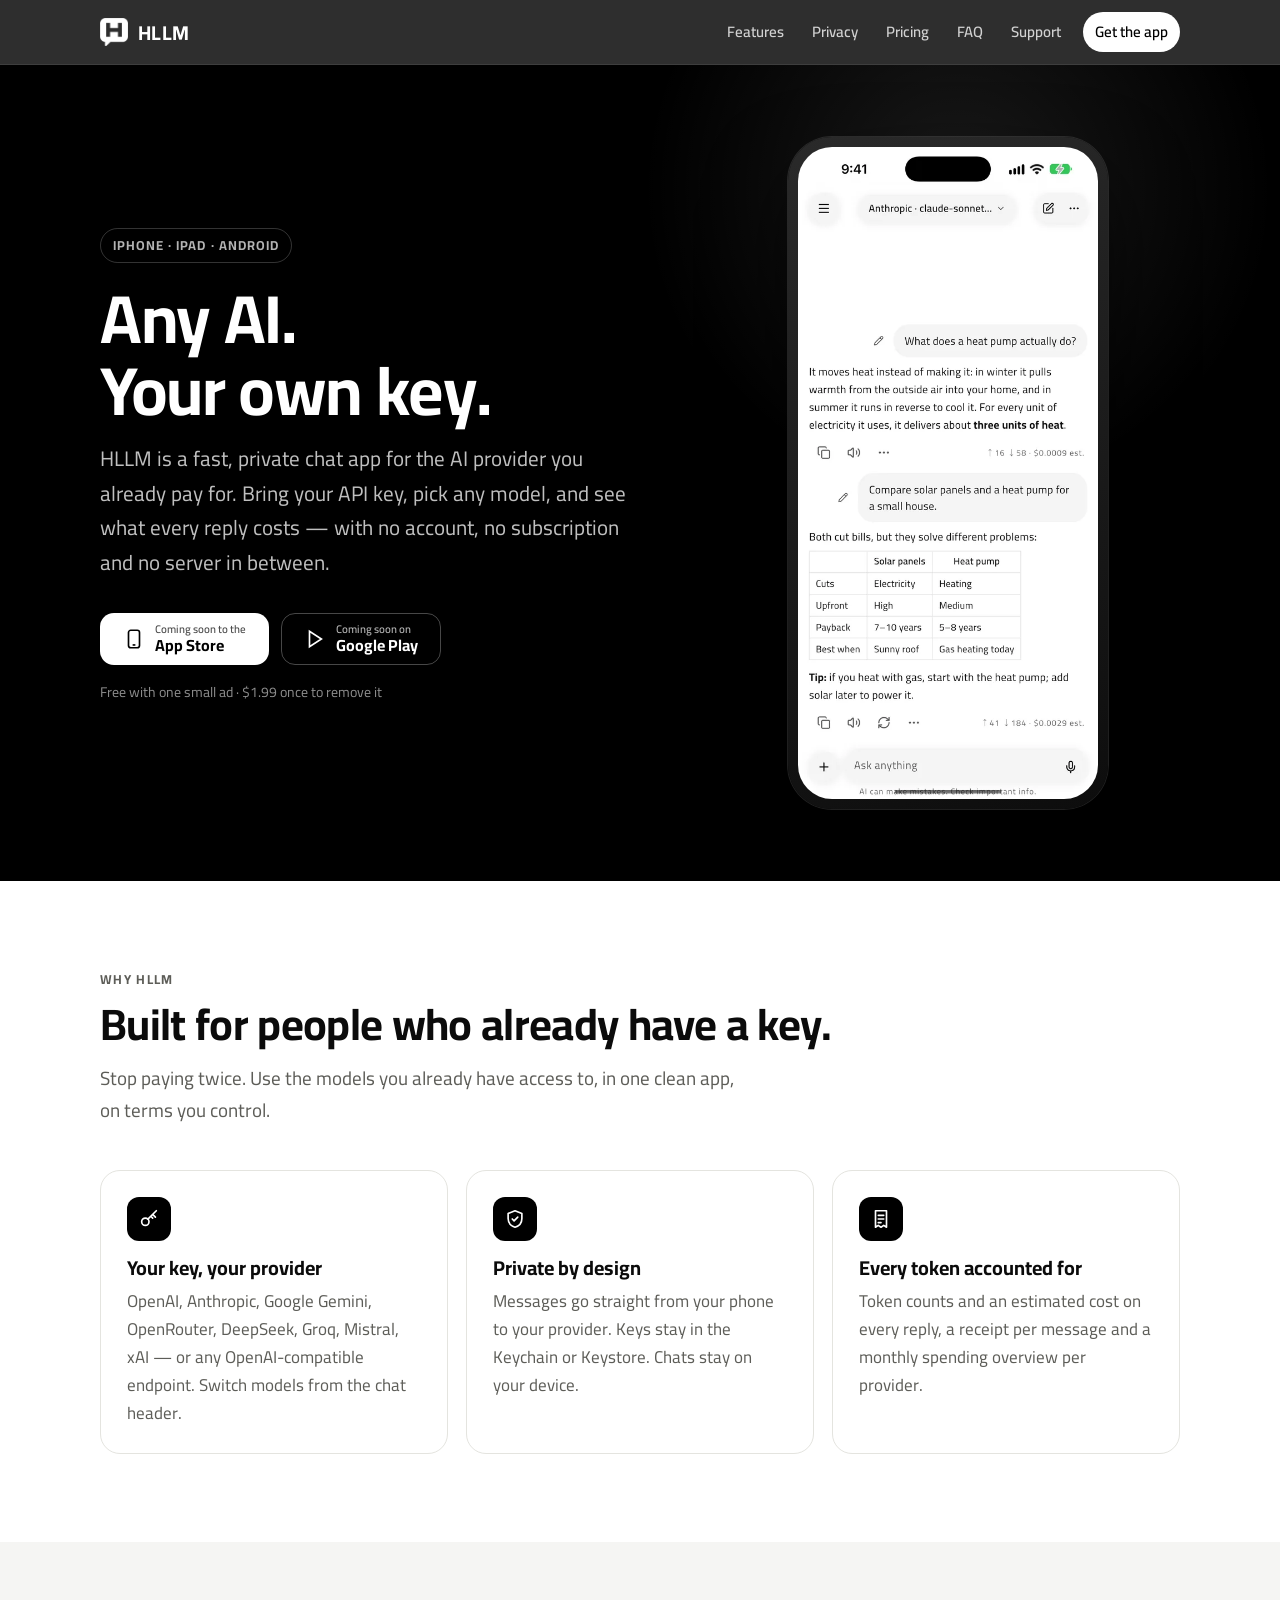
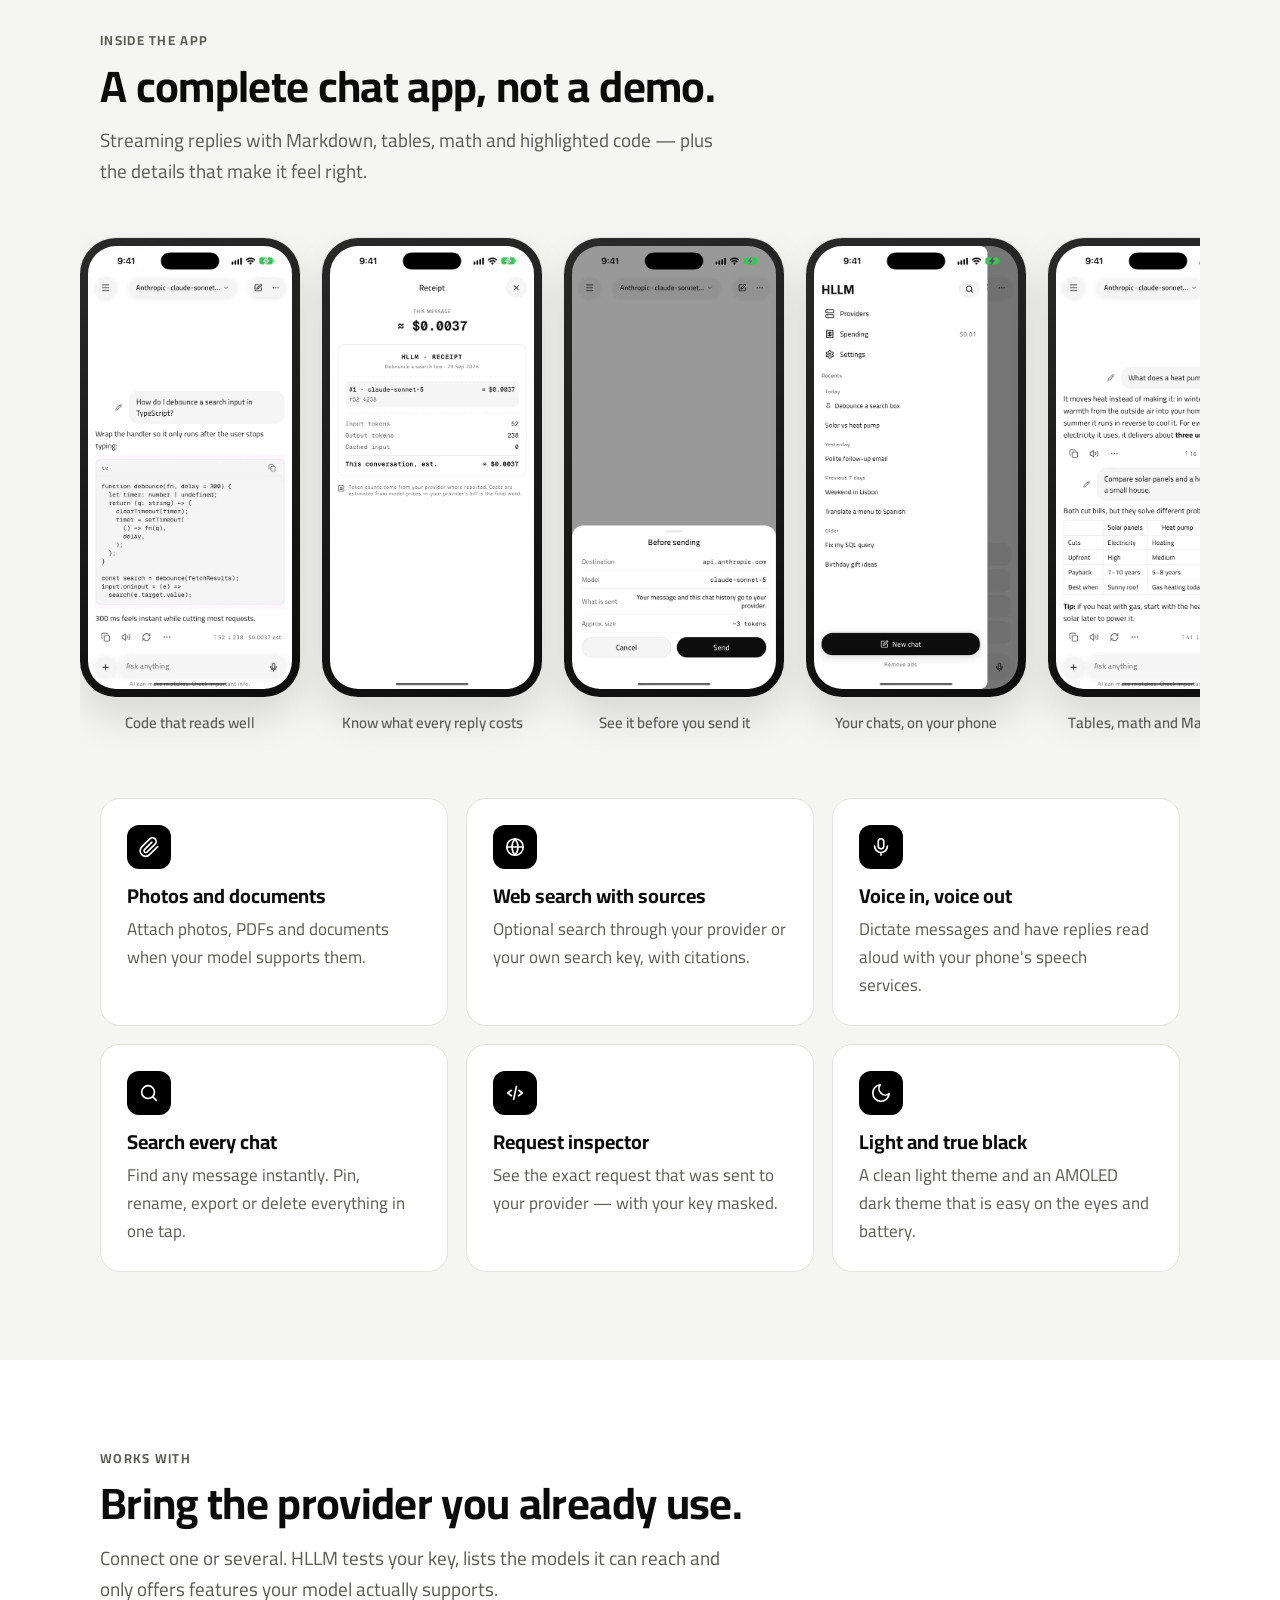
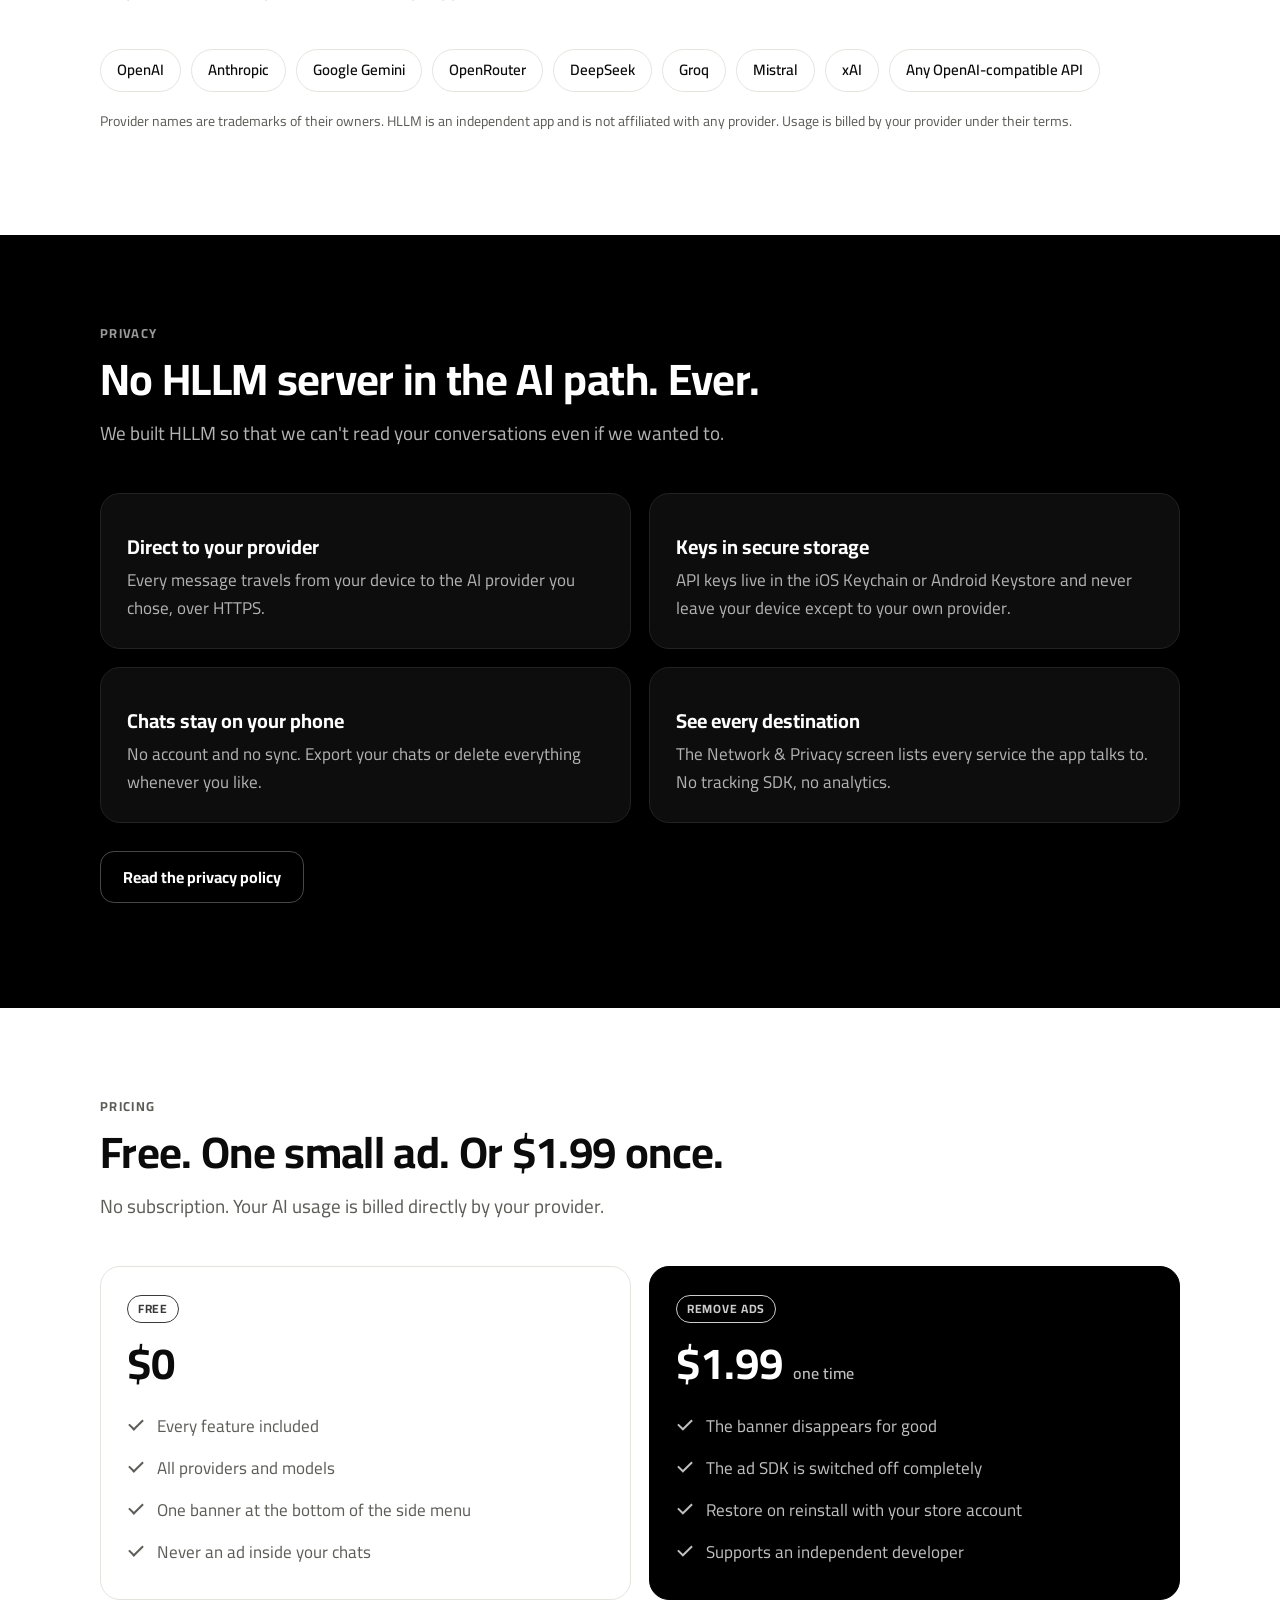
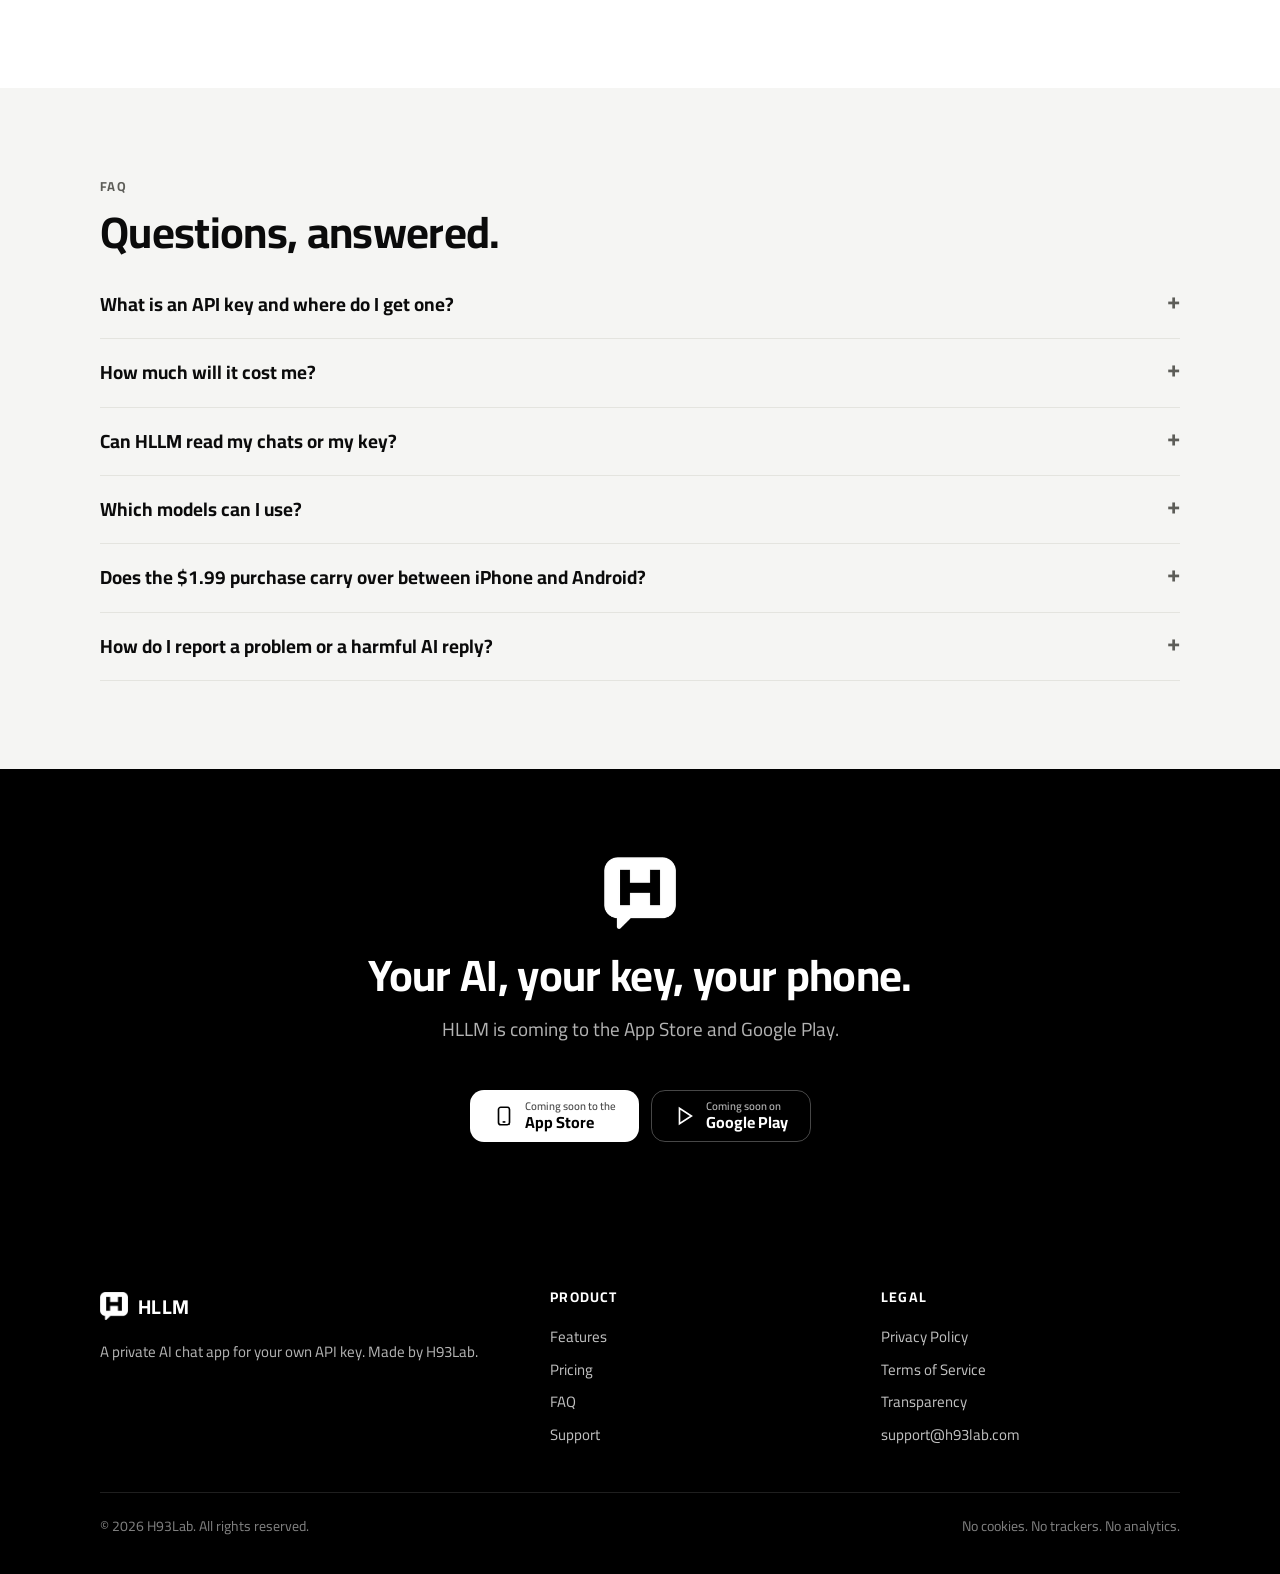
<file: index.html>
<!doctype html>
<html lang="en">
  <head>
    <meta charset="utf-8" />
    <meta name="viewport" content="width=device-width, initial-scale=1" />
    <meta name="color-scheme" content="light dark" />
    <title>HLLM — AI chat with your own key</title>
    <meta
      name="description"
      content="HLLM is a fast, private AI chat app for iPhone and Android. Bring your own API key from OpenAI, Anthropic, Google Gemini, OpenRouter and more. No account, no subscription, no middleman."
    />
    <link rel="canonical" href="https://hllm.h93lab.com/" />
    <link rel="icon" type="image/png" sizes="32x32" href="/assets/img/favicon-32.png" />
    <link rel="icon" type="image/png" sizes="48x48" href="/assets/img/favicon-48.png" />
    <link rel="apple-touch-icon" href="/assets/img/apple-touch-icon.png" />
    <meta name="theme-color" content="#000000" />
    <meta property="og:type" content="website" />
    <meta property="og:title" content="HLLM — AI chat with your own key" />
    <meta
      property="og:description"
      content="Chat with any AI model using your own API key. Private. No subscription."
    />
    <meta property="og:url" content="https://hllm.h93lab.com/" />
    <meta property="og:image" content="https://hllm.h93lab.com/assets/img/og.png" />
    <meta name="twitter:card" content="summary_large_image" />
    <link rel="preload" href="/assets/fonts/cairo-700.ttf" as="font" type="font/ttf" crossorigin />
    <link rel="stylesheet" href="/assets/css/site.css" />
    <script type="application/ld+json">
      {
        "@context": "https://schema.org",
        "@type": "SoftwareApplication",
        "name": "HLLM: AI Chat with Your Key",
        "operatingSystem": "iOS, Android",
        "applicationCategory": "ProductivityApplication",
        "offers": { "@type": "Offer", "price": "0", "priceCurrency": "USD" },
        "publisher": { "@type": "Organization", "name": "H93Lab", "email": "support@h93lab.com" }
      }
    </script>
  </head>
  <body>
    <a class="skip" href="#main">Skip to content</a>

    <header class="site-header">
      <div class="wrap">
        <a class="brand" href="/" aria-label="HLLM home">
          <img src="/assets/img/mark-white.png" alt="" width="28" height="28" />
          HLLM
        </a>
        <nav class="site-nav" aria-label="Main">
          <a class="hide-sm" href="#features">Features</a>
          <a class="hide-sm" href="#privacy">Privacy</a>
          <a class="hide-sm" href="#pricing">Pricing</a>
          <a class="hide-sm" href="#faq">FAQ</a>
          <a href="/support">Support</a>
          <a class="cta" href="#download">Get the app</a>
        </nav>
      </div>
    </header>

    <main id="main">
      <!-- Hero -->
      <div class="hero">
        <div class="wrap">
          <div>
            <span class="eyebrow">iPhone · iPad · Android</span>
            <h1>Any AI.<br />Your own key.</h1>
            <p class="lead">
              HLLM is a fast, private chat app for the AI provider you already pay for. Bring your API
              key, pick any model, and see what every reply costs — with no account, no subscription
              and no server in between.
            </p>
            <div class="store-buttons" id="hero-download">
              <a class="btn btn-light store" aria-disabled="true" data-store="ios">
                <svg viewBox="0 0 24 24" fill="none" stroke="currentColor" stroke-width="1.8" aria-hidden="true"><rect x="6" y="2.5" width="12" height="19" rx="2.5"/><path d="M10.5 18.5h3"/></svg>
                <span class="lbl"><small>Coming soon to the</small>App Store</span>
              </a>
              <a class="btn btn-ghost store" aria-disabled="true" data-store="android">
                <svg viewBox="0 0 24 24" fill="none" stroke="currentColor" stroke-width="1.8" aria-hidden="true"><path d="M6 3.5v17l13-8.5z"/></svg>
                <span class="lbl"><small>Coming soon on</small>Google Play</span>
              </a>
            </div>
            <p class="hero-note">Free with one small ad · $1.99 once to remove it</p>
          </div>
          <div>
            <div class="phone">
              <img
                src="/assets/img/screens/compare.webp"
                width="540"
                height="1173"
                alt="HLLM chat showing a comparison table answered by Claude"
                fetchpriority="high"
              />
            </div>
          </div>
        </div>
      </div>

      <!-- Pillars -->
      <section>
        <div class="wrap">
          <p class="kicker">Why HLLM</p>
          <h2 class="title">Built for people who already have a key.</h2>
          <p class="sub">
            Stop paying twice. Use the models you already have access to, in one clean app, on terms
            you control.
          </p>
          <div class="grid grid-3">
            <div class="card">
              <div class="icon">
                <svg viewBox="0 0 24 24" fill="none" stroke="currentColor" stroke-width="1.8" stroke-linecap="round" stroke-linejoin="round" aria-hidden="true"><circle cx="8" cy="15" r="4"/><path d="M10.8 12.2 20 3M16 7l3 3M14 9l2 2"/></svg>
              </div>
              <h3>Your key, your provider</h3>
              <p>
                OpenAI, Anthropic, Google Gemini, OpenRouter, DeepSeek, Groq, Mistral, xAI — or any
                OpenAI-compatible endpoint. Switch models from the chat header.
              </p>
            </div>
            <div class="card">
              <div class="icon">
                <svg viewBox="0 0 24 24" fill="none" stroke="currentColor" stroke-width="1.8" stroke-linecap="round" stroke-linejoin="round" aria-hidden="true"><path d="M12 3 4.5 6v5.5c0 4.4 3.1 8.2 7.5 9.5 4.4-1.3 7.5-5.1 7.5-9.5V6z"/><path d="m9 12 2 2 4-4"/></svg>
              </div>
              <h3>Private by design</h3>
              <p>
                Messages go straight from your phone to your provider. Keys stay in the Keychain or
                Keystore. Chats stay on your device.
              </p>
            </div>
            <div class="card">
              <div class="icon">
                <svg viewBox="0 0 24 24" fill="none" stroke="currentColor" stroke-width="1.8" stroke-linecap="round" stroke-linejoin="round" aria-hidden="true"><path d="M6 3h12v18l-3-2-3 2-3-2-3 2z"/><path d="M9 8h6M9 12h6M9 16h3"/></svg>
              </div>
              <h3>Every token accounted for</h3>
              <p>
                Token counts and an estimated cost on every reply, a receipt per message and a
                monthly spending overview per provider.
              </p>
            </div>
          </div>
        </div>
      </section>

      <!-- Screens -->
      <section class="section-soft" id="features">
        <div class="wrap">
          <p class="kicker">Inside the app</p>
          <h2 class="title">A complete chat app, not a demo.</h2>
          <p class="sub">
            Streaming replies with Markdown, tables, math and highlighted code — plus the details that
            make it feel right.
          </p>
          <div class="screens" tabindex="0" aria-label="App screenshots">
            <figure>
              <div class="phone"><img src="/assets/img/screens/code.webp" width="540" height="1173" loading="lazy" alt="A TypeScript answer with syntax-highlighted code" /></div>
              <figcaption>Code that reads well</figcaption>
            </figure>
            <figure>
              <div class="phone"><img src="/assets/img/screens/receipt.webp" width="540" height="1173" loading="lazy" alt="A cost receipt showing tokens and estimated price" /></div>
              <figcaption>Know what every reply costs</figcaption>
            </figure>
            <figure>
              <div class="phone"><img src="/assets/img/screens/before-sending.webp" width="540" height="1173" loading="lazy" alt="Before sending sheet showing destination, model and size" /></div>
              <figcaption>See it before you send it</figcaption>
            </figure>
            <figure>
              <div class="phone"><img src="/assets/img/screens/chats.webp" width="540" height="1173" loading="lazy" alt="Side menu with chats grouped by date" /></div>
              <figcaption>Your chats, on your phone</figcaption>
            </figure>
            <figure>
              <div class="phone"><img src="/assets/img/screens/compare.webp" width="540" height="1173" loading="lazy" alt="A comparison table in a chat reply" /></div>
              <figcaption>Tables, math and Markdown</figcaption>
            </figure>
          </div>

          <div class="grid grid-3" style="margin-top: 36px">
            <div class="card">
              <div class="icon"><svg viewBox="0 0 24 24" fill="none" stroke="currentColor" stroke-width="1.8" stroke-linecap="round" stroke-linejoin="round" aria-hidden="true"><path d="m21.4 11.6-8.8 8.8a6 6 0 0 1-8.5-8.5l8.8-8.8a4 4 0 0 1 5.7 5.7l-8.8 8.8a2 2 0 0 1-2.8-2.8l8.1-8.1"/></svg></div>
              <h3>Photos and documents</h3>
              <p>Attach photos, PDFs and documents when your model supports them.</p>
            </div>
            <div class="card">
              <div class="icon"><svg viewBox="0 0 24 24" fill="none" stroke="currentColor" stroke-width="1.8" stroke-linecap="round" stroke-linejoin="round" aria-hidden="true"><circle cx="12" cy="12" r="9"/><path d="M3 12h18M12 3a14 14 0 0 1 0 18M12 3a14 14 0 0 0 0 18"/></svg></div>
              <h3>Web search with sources</h3>
              <p>Optional search through your provider or your own search key, with citations.</p>
            </div>
            <div class="card">
              <div class="icon"><svg viewBox="0 0 24 24" fill="none" stroke="currentColor" stroke-width="1.8" stroke-linecap="round" stroke-linejoin="round" aria-hidden="true"><rect x="9" y="3" width="6" height="11" rx="3"/><path d="M5 11a7 7 0 0 0 14 0M12 18v3"/></svg></div>
              <h3>Voice in, voice out</h3>
              <p>Dictate messages and have replies read aloud with your phone's speech services.</p>
            </div>
            <div class="card">
              <div class="icon"><svg viewBox="0 0 24 24" fill="none" stroke="currentColor" stroke-width="1.8" stroke-linecap="round" stroke-linejoin="round" aria-hidden="true"><circle cx="11" cy="11" r="7"/><path d="m20 20-3.5-3.5"/></svg></div>
              <h3>Search every chat</h3>
              <p>Find any message instantly. Pin, rename, export or delete everything in one tap.</p>
            </div>
            <div class="card">
              <div class="icon"><svg viewBox="0 0 24 24" fill="none" stroke="currentColor" stroke-width="1.8" stroke-linecap="round" stroke-linejoin="round" aria-hidden="true"><path d="m8 9-4 3 4 3M16 9l4 3-4 3M13.5 5l-3 14"/></svg></div>
              <h3>Request inspector</h3>
              <p>See the exact request that was sent to your provider — with your key masked.</p>
            </div>
            <div class="card">
              <div class="icon"><svg viewBox="0 0 24 24" fill="none" stroke="currentColor" stroke-width="1.8" stroke-linecap="round" stroke-linejoin="round" aria-hidden="true"><path d="M21 12.8A9 9 0 1 1 11.2 3a7 7 0 0 0 9.8 9.8z"/></svg></div>
              <h3>Light and true black</h3>
              <p>A clean light theme and an AMOLED dark theme that is easy on the eyes and battery.</p>
            </div>
          </div>
        </div>
      </section>

      <!-- Providers -->
      <section>
        <div class="wrap">
          <p class="kicker">Works with</p>
          <h2 class="title">Bring the provider you already use.</h2>
          <p class="sub">
            Connect one or several. HLLM tests your key, lists the models it can reach and only
            offers features your model actually supports.
          </p>
          <div class="chips">
            <span class="chip">OpenAI</span>
            <span class="chip">Anthropic</span>
            <span class="chip">Google Gemini</span>
            <span class="chip">OpenRouter</span>
            <span class="chip">DeepSeek</span>
            <span class="chip">Groq</span>
            <span class="chip">Mistral</span>
            <span class="chip">xAI</span>
            <span class="chip">Any OpenAI-compatible API</span>
          </div>
          <p class="muted" style="margin-top: 18px; font-size: 14px">
            Provider names are trademarks of their owners. HLLM is an independent app and is not
            affiliated with any provider. Usage is billed by your provider under their terms.
          </p>
        </div>
      </section>

      <!-- Privacy -->
      <section class="section-ink" id="privacy">
        <div class="wrap">
          <p class="kicker">Privacy</p>
          <h2 class="title">No HLLM server in the AI path. Ever.</h2>
          <p class="sub">
            We built HLLM so that we can't read your conversations even if we wanted to.
          </p>
          <div class="grid grid-2">
            <div class="card">
              <h3>Direct to your provider</h3>
              <p>Every message travels from your device to the AI provider you chose, over HTTPS.</p>
            </div>
            <div class="card">
              <h3>Keys in secure storage</h3>
              <p>API keys live in the iOS Keychain or Android Keystore and never leave your device except to your own provider.</p>
            </div>
            <div class="card">
              <h3>Chats stay on your phone</h3>
              <p>No account and no sync. Export your chats or delete everything whenever you like.</p>
            </div>
            <div class="card">
              <h3>See every destination</h3>
              <p>The Network &amp; Privacy screen lists every service the app talks to. No tracking SDK, no analytics.</p>
            </div>
          </div>
          <p style="margin-top: 28px">
            <a class="btn btn-ghost" href="/privacy">Read the privacy policy</a>
          </p>
        </div>
      </section>

      <!-- Pricing -->
      <section id="pricing">
        <div class="wrap">
          <p class="kicker">Pricing</p>
          <h2 class="title">Free. One small ad. Or $1.99 once.</h2>
          <p class="sub">No subscription. Your AI usage is billed directly by your provider.</p>
          <div class="grid grid-2">
            <div class="card plan">
              <span class="tag">Free</span>
              <div class="price">$0</div>
              <ul>
                <li>Every feature included</li>
                <li>All providers and models</li>
                <li>One banner at the bottom of the side menu</li>
                <li>Never an ad inside your chats</li>
              </ul>
            </div>
            <div class="card plan featured">
              <span class="tag">Remove ads</span>
              <div class="price">$1.99 <small>one time</small></div>
              <ul>
                <li>The banner disappears for good</li>
                <li>The ad SDK is switched off completely</li>
                <li>Restore on reinstall with your store account</li>
                <li>Supports an independent developer</li>
              </ul>
            </div>
          </div>
        </div>
      </section>

      <!-- FAQ -->
      <section class="section-soft" id="faq">
        <div class="wrap faq">
          <p class="kicker">FAQ</p>
          <h2 class="title">Questions, answered.</h2>
          <details>
            <summary>What is an API key and where do I get one?</summary>
            <p>
              An API key lets apps use your AI provider account. You create one in your provider's
              developer console — for example OpenAI, Anthropic, Google AI Studio or OpenRouter —
              and paste it into HLLM once. Some providers need billing enabled first.
            </p>
          </details>
          <details>
            <summary>How much will it cost me?</summary>
            <p>
              HLLM is free. Your provider charges for what you use, usually fractions of a cent per
              message. HLLM shows token counts and an estimated cost on every reply so there are no
              surprises.
            </p>
          </details>
          <details>
            <summary>Can HLLM read my chats or my key?</summary>
            <p>
              No. There is no HLLM server between you and your provider. Your key is kept in your
              device's secure storage and your chats are stored only on your device.
            </p>
          </details>
          <details>
            <summary>Which models can I use?</summary>
            <p>
              Any chat model your provider gives you access to. HLLM tests your key and only turns on
              features — like images, documents or web search — that your model supports.
            </p>
          </details>
          <details>
            <summary>Does the $1.99 purchase carry over between iPhone and Android?</summary>
            <p>
              Purchases are handled by Apple and Google, so they restore on devices that use the same
              store account. They don't transfer between iPhone and Android.
            </p>
          </details>
          <details>
            <summary>How do I report a problem or a harmful AI reply?</summary>
            <p>
              Tap ⋯ under any reply and choose Report, or email
              <a href="mailto:support@h93lab.com">support@h93lab.com</a>. See the
              <a href="/support">support page</a> for more.
            </p>
          </details>
        </div>
      </section>

      <!-- CTA -->
      <section class="section-ink cta-band" id="download">
        <div class="wrap">
          <img src="/assets/img/mark-white.png" alt="" width="72" height="72" />
          <h2 class="title">Your AI, your key, your phone.</h2>
          <p class="sub" style="margin-inline: auto">HLLM is coming to the App Store and Google Play.</p>
          <div class="store-buttons">
            <a class="btn btn-light store" aria-disabled="true" data-store="ios">
              <svg viewBox="0 0 24 24" fill="none" stroke="currentColor" stroke-width="1.8" aria-hidden="true"><rect x="6" y="2.5" width="12" height="19" rx="2.5"/><path d="M10.5 18.5h3"/></svg>
              <span class="lbl"><small>Coming soon to the</small>App Store</span>
            </a>
            <a class="btn btn-ghost store" aria-disabled="true" data-store="android">
              <svg viewBox="0 0 24 24" fill="none" stroke="currentColor" stroke-width="1.8" aria-hidden="true"><path d="M6 3.5v17l13-8.5z"/></svg>
              <span class="lbl"><small>Coming soon on</small>Google Play</span>
            </a>
          </div>
        </div>
      </section>
    </main>

    <footer class="site-footer">
      <div class="wrap">
        <div class="cols">
          <div>
            <a class="brand" href="/"><img src="/assets/img/mark-white.png" alt="" width="28" height="28" />HLLM</a>
            <p style="margin-top: 12px; max-width: 26rem">
              A private AI chat app for your own API key. Made by H93Lab.
            </p>
          </div>
          <div>
            <h4>Product</h4>
            <a href="/#features">Features</a>
            <a href="/#pricing">Pricing</a>
            <a href="/#faq">FAQ</a>
            <a href="/support">Support</a>
          </div>
          <div>
            <h4>Legal</h4>
            <a href="/privacy">Privacy Policy</a>
            <a href="/terms">Terms of Service</a>
            <a href="/transparency">Transparency</a>
            <a href="mailto:support@h93lab.com">support@h93lab.com</a>
          </div>
        </div>
        <div class="legal">
          <span>© 2026 H93Lab. All rights reserved.</span>
          <span>No cookies. No trackers. No analytics.</span>
        </div>
      </div>
    </footer>
  </body>
</html>
</file>
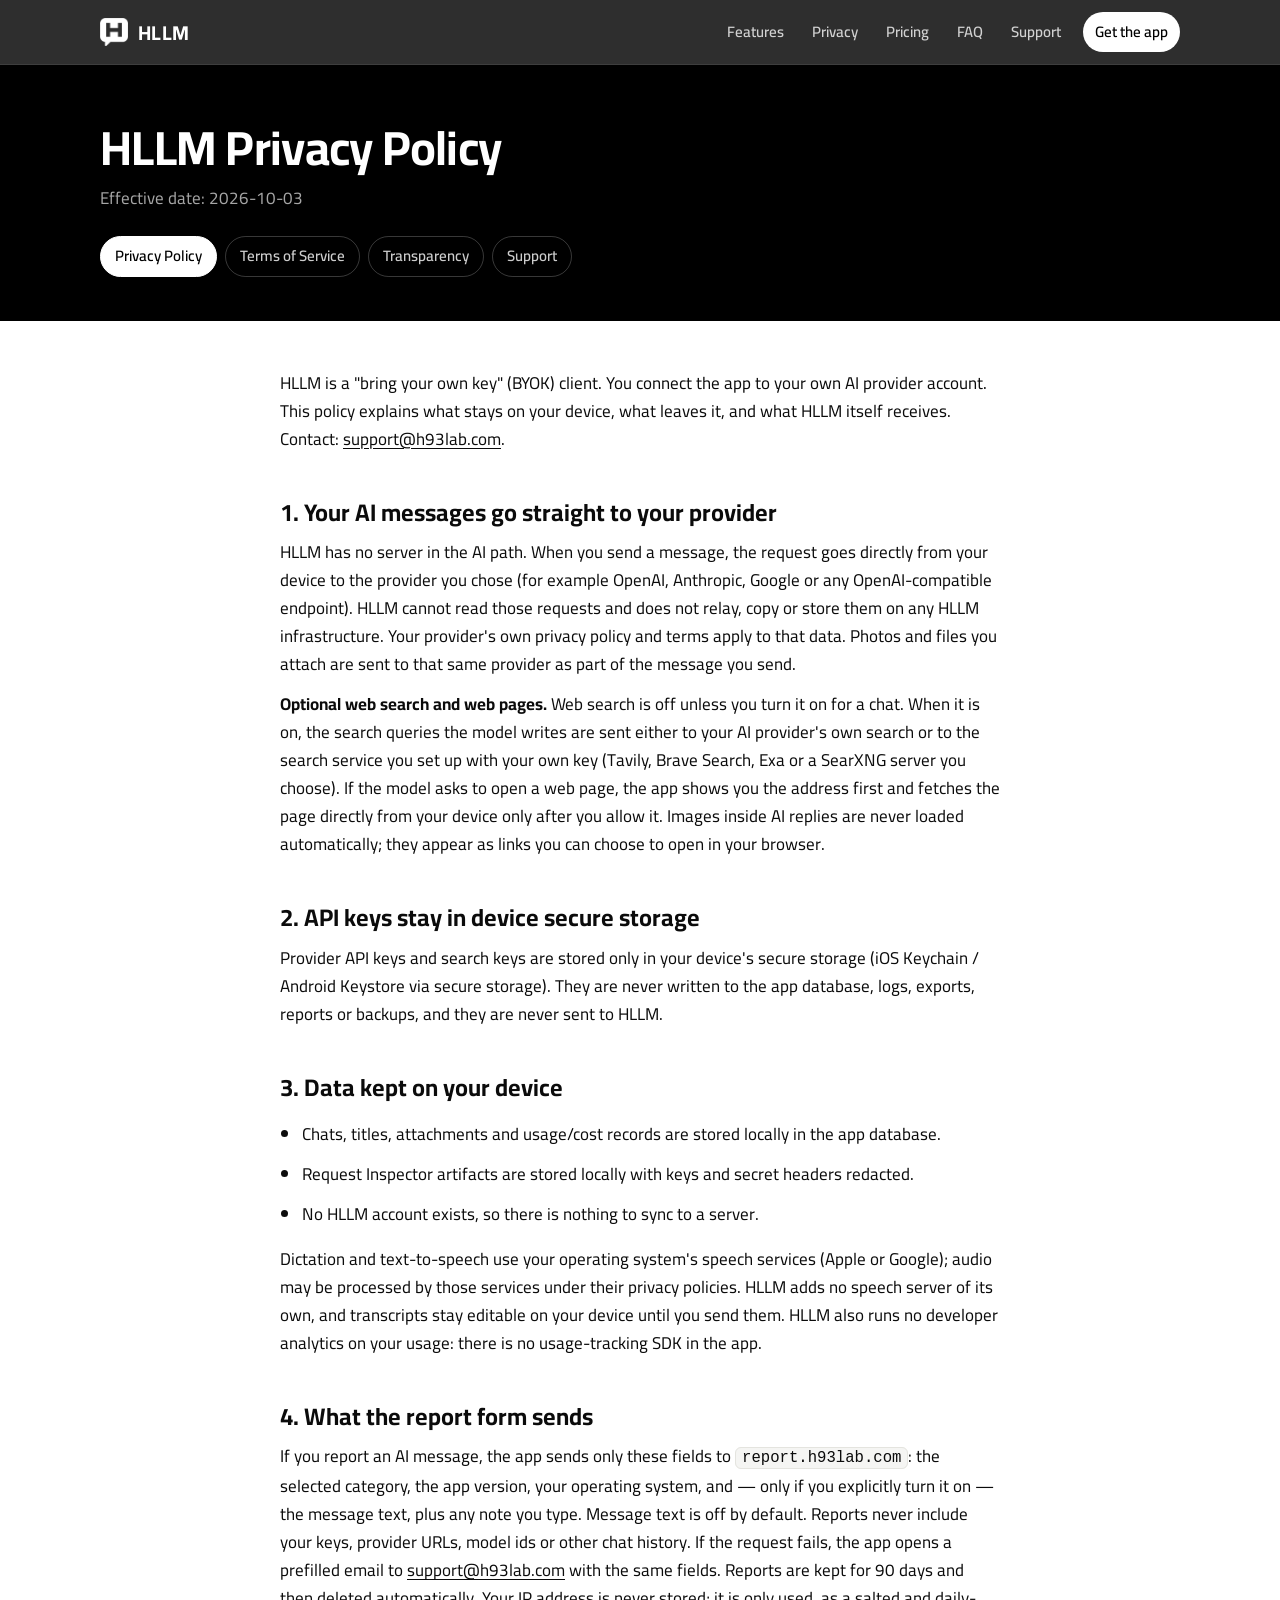
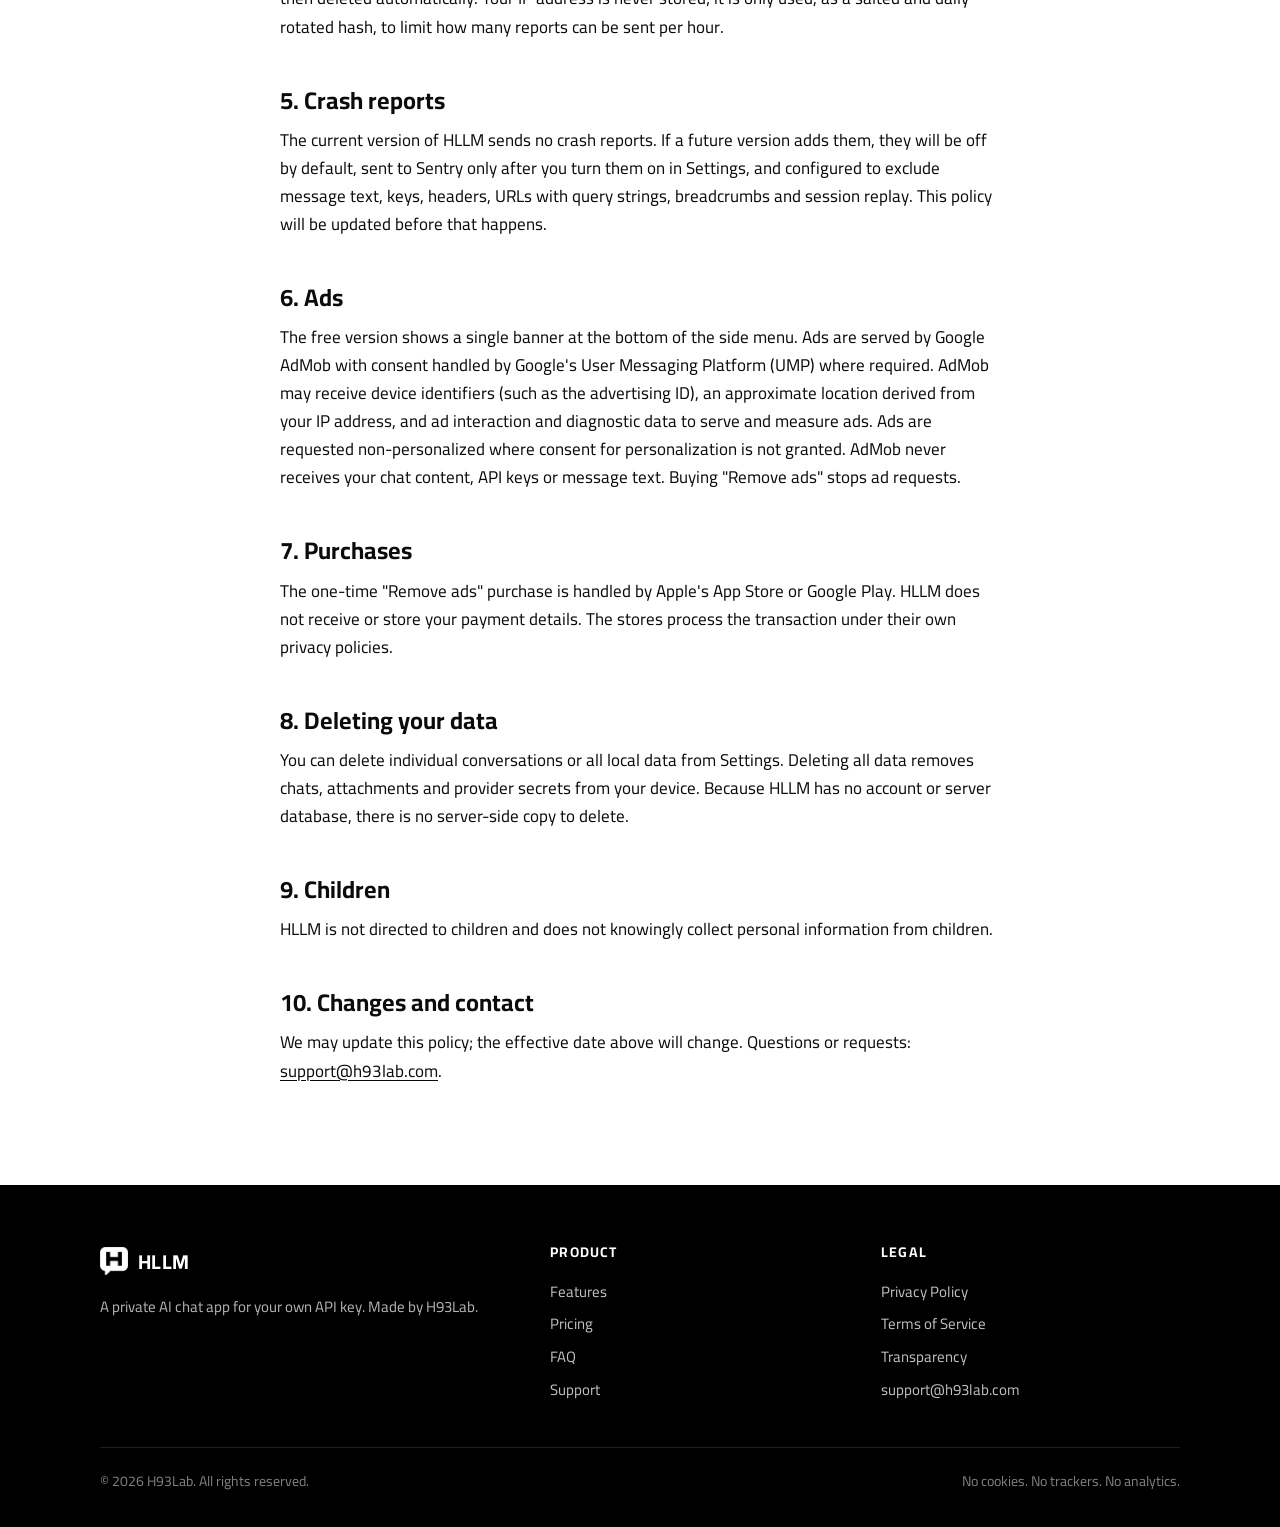
<file: privacy.html>
<!doctype html>
<html lang="en">
  <head>
    <meta charset="utf-8" />
    <meta name="viewport" content="width=device-width, initial-scale=1" />
    <meta name="color-scheme" content="light dark" />
    <title>HLLM — Privacy Policy</title>
    <link rel="canonical" href="https://hllm.h93lab.com/privacy" />
    <link rel="icon" type="image/png" sizes="32x32" href="/assets/img/favicon-32.png" />
    <link rel="apple-touch-icon" href="/assets/img/apple-touch-icon.png" />
    <meta name="theme-color" content="#000000" />
    <meta property="og:title" content="HLLM — Privacy Policy" />
    <meta property="og:image" content="https://hllm.h93lab.com/assets/img/og.png" />
    <link rel="stylesheet" href="/assets/css/site.css" />
  </head>
  <body>
    <a class="skip" href="#main">Skip to content</a>
    <header class="site-header">
      <div class="wrap">
        <a class="brand" href="/" aria-label="HLLM home">
          <img src="/assets/img/mark-white.png" alt="" width="28" height="28" />
          HLLM
        </a>
        <nav class="site-nav" aria-label="Main">
          <a class="hide-sm" href="/#features">Features</a>
          <a class="hide-sm" href="/#privacy">Privacy</a>
          <a class="hide-sm" href="/#pricing">Pricing</a>
          <a class="hide-sm" href="/#faq">FAQ</a>
          <a href="/support">Support</a>
          <a class="cta" href="/#download">Get the app</a>
        </nav>
      </div>
    </header>
    <main id="main">
      <div class="doc-hero">
        <div class="wrap">
          <h1>HLLM Privacy Policy</h1>
          <p>Effective date: 2026-10-03</p>
          <nav class="doc-tabs" aria-label="Legal pages"><a href="/privacy" aria-current="page">Privacy Policy</a><a href="/terms">Terms of Service</a><a href="/transparency">Transparency</a><a href="/support">Support</a></nav>
        </div>
      </div>
      <article class="doc">
      <p>
        HLLM is a "bring your own key" (BYOK) client. You connect the app to your own AI provider
        account. This policy explains what stays on your device, what leaves it, and what HLLM
        itself receives. Contact:
        <a href="mailto:support@h93lab.com">support@h93lab.com</a>.
      </p>

      <h2>1. Your AI messages go straight to your provider</h2>
      <p>
        HLLM has no server in the AI path. When you send a message, the request goes directly from
        your device to the provider you chose (for example OpenAI, Anthropic, Google or any
        OpenAI-compatible endpoint). HLLM cannot read those requests and does not relay, copy or
        store them on any HLLM infrastructure. Your provider's own privacy policy and terms apply to
        that data. Photos and files you attach are sent to that same provider as part of the
        message you send.
      </p>
      <p>
        <strong>Optional web search and web pages.</strong> Web search is off unless you turn it on
        for a chat. When it is on, the search queries the model writes are sent either to your AI
        provider's own search or to the search service you set up with your own key (Tavily, Brave
        Search, Exa or a SearXNG server you choose). If the model asks to open a web page, the app
        shows you the address first and fetches the page directly from your device only after you
        allow it. Images inside AI replies are never loaded automatically; they appear as links you
        can choose to open in your browser.
      </p>

      <h2>2. API keys stay in device secure storage</h2>
      <p>
        Provider API keys and search keys are stored only in your device's secure storage (iOS
        Keychain / Android Keystore via secure storage). They are never written to the app database,
        logs, exports, reports or backups, and they are never sent to HLLM.
      </p>

      <h2>3. Data kept on your device</h2>
      <ul>
        <li>
          Chats, titles, attachments and usage/cost records are stored locally in the app database.
        </li>
        <li>
          Request Inspector artifacts are stored locally with keys and secret headers redacted.
        </li>
        <li>No HLLM account exists, so there is nothing to sync to a server.</li>
      </ul>
      <p>
        Dictation and text-to-speech use your operating system's speech services (Apple or Google);
        audio may be processed by those services under their privacy policies. HLLM adds no speech
        server of its own, and transcripts stay editable on your device until you send them. HLLM
        also runs no developer analytics on your usage: there is no usage-tracking SDK in the app.
      </p>

      <h2>4. What the report form sends</h2>
      <p>
        If you report an AI message, the app sends only these fields to
        <code>report.h93lab.com</code>: the selected category, the app version, your operating
        system, and — only if you explicitly turn it on — the message text, plus any note you type.
        Message text is off by default. Reports never include your keys, provider URLs, model ids or
        other chat history. If the request fails, the app opens a prefilled email to
        <a href="mailto:support@h93lab.com">support@h93lab.com</a> with the same fields.
        Reports are kept for 90 days and then deleted automatically. Your IP address is never
        stored; it is only used, as a salted and daily-rotated hash, to limit how many reports can
        be sent per hour.
      </p>

      <h2>5. Crash reports</h2>
      <p>
        The current version of HLLM sends no crash reports. If a future version adds them, they
        will be off by default, sent to Sentry only after you turn them on in Settings, and
        configured to exclude message text, keys, headers, URLs with query strings, breadcrumbs and
        session replay. This policy will be updated before that happens.
      </p>

      <h2>6. Ads</h2>
      <p>
        The free version shows a single banner at the bottom of the side menu. Ads are served by Google AdMob
        with consent handled by Google's User Messaging Platform (UMP) where required. AdMob may
        receive device identifiers (such as the advertising ID), an approximate location derived from
        your IP address, and ad interaction and diagnostic data to serve and measure ads. Ads are requested
        non-personalized where consent for personalization is not granted. AdMob never receives your
        chat content, API keys or message text. Buying "Remove ads" stops ad requests.
      </p>

      <h2>7. Purchases</h2>
      <p>
        The one-time "Remove ads" purchase is handled by Apple's App Store or Google Play. HLLM does
        not receive or store your payment details. The stores process the transaction under their
        own privacy policies.
      </p>

      <h2>8. Deleting your data</h2>
      <p>
        You can delete individual conversations or all local data from Settings. Deleting all data
        removes chats, attachments and provider secrets from your device. Because HLLM has no
        account or server database, there is no server-side copy to delete.
      </p>

      <h2>9. Children</h2>
      <p>
        HLLM is not directed to children and does not knowingly collect personal information from
        children.
      </p>

      <h2>10. Changes and contact</h2>
      <p>
        We may update this policy; the effective date above will change. Questions or requests:
        <a href="mailto:support@h93lab.com">support@h93lab.com</a>.
      </p>
    
      </article>
    </main>
    <footer class="site-footer">
      <div class="wrap">
        <div class="cols">
          <div>
            <a class="brand" href="/"><img src="/assets/img/mark-white.png" alt="" width="28" height="28" />HLLM</a>
            <p style="margin-top: 12px; max-width: 26rem">
              A private AI chat app for your own API key. Made by H93Lab.
            </p>
          </div>
          <div>
            <h4>Product</h4>
            <a href="/#features">Features</a>
            <a href="/#pricing">Pricing</a>
            <a href="/#faq">FAQ</a>
            <a href="/support">Support</a>
          </div>
          <div>
            <h4>Legal</h4>
            <a href="/privacy">Privacy Policy</a>
            <a href="/terms">Terms of Service</a>
            <a href="/transparency">Transparency</a>
            <a href="mailto:support@h93lab.com">support@h93lab.com</a>
          </div>
        </div>
        <div class="legal">
          <span>© 2026 H93Lab. All rights reserved.</span>
          <span>No cookies. No trackers. No analytics.</span>
        </div>
      </div>
    </footer>
  </body>
</html>
</file>
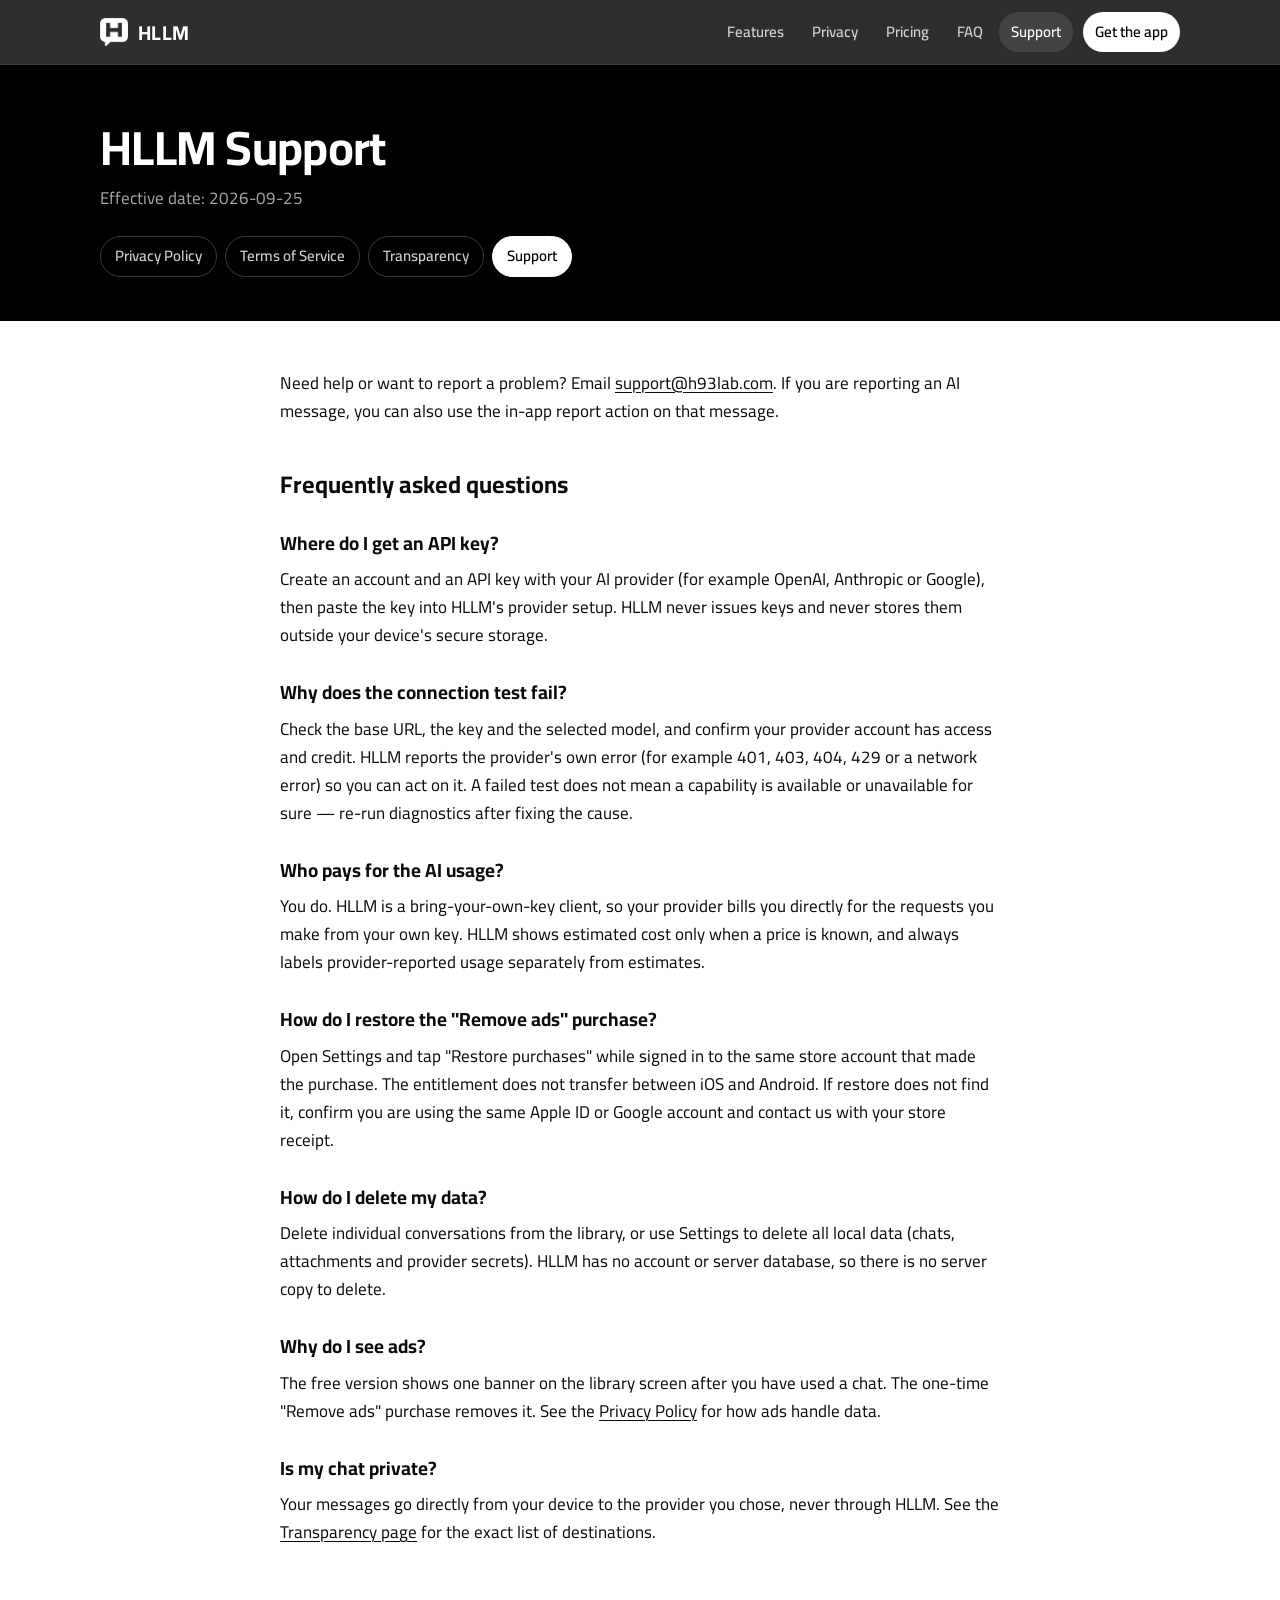
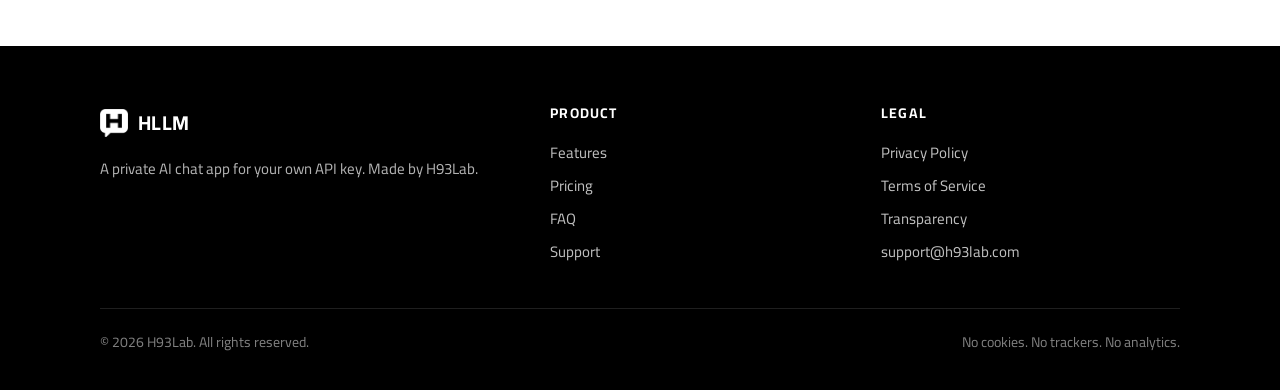
<file: support.html>
<!doctype html>
<html lang="en">
  <head>
    <meta charset="utf-8" />
    <meta name="viewport" content="width=device-width, initial-scale=1" />
    <meta name="color-scheme" content="light dark" />
    <title>HLLM — Support</title>
    <link rel="canonical" href="https://hllm.h93lab.com/support" />
    <link rel="icon" type="image/png" sizes="32x32" href="/assets/img/favicon-32.png" />
    <link rel="apple-touch-icon" href="/assets/img/apple-touch-icon.png" />
    <meta name="theme-color" content="#000000" />
    <meta property="og:title" content="HLLM — Support" />
    <meta property="og:image" content="https://hllm.h93lab.com/assets/img/og.png" />
    <link rel="stylesheet" href="/assets/css/site.css" />
  </head>
  <body>
    <a class="skip" href="#main">Skip to content</a>
    <header class="site-header">
      <div class="wrap">
        <a class="brand" href="/" aria-label="HLLM home">
          <img src="/assets/img/mark-white.png" alt="" width="28" height="28" />
          HLLM
        </a>
        <nav class="site-nav" aria-label="Main">
          <a class="hide-sm" href="/#features">Features</a>
          <a class="hide-sm" href="/#privacy">Privacy</a>
          <a class="hide-sm" href="/#pricing">Pricing</a>
          <a class="hide-sm" href="/#faq">FAQ</a>
          <a href="/support" aria-current="page">Support</a>
          <a class="cta" href="/#download">Get the app</a>
        </nav>
      </div>
    </header>
    <main id="main">
      <div class="doc-hero">
        <div class="wrap">
          <h1>HLLM Support</h1>
          <p>Effective date: 2026-09-25</p>
          <nav class="doc-tabs" aria-label="Legal pages"><a href="/privacy">Privacy Policy</a><a href="/terms">Terms of Service</a><a href="/transparency">Transparency</a><a href="/support" aria-current="page">Support</a></nav>
        </div>
      </div>
      <article class="doc">
      <p>
        Need help or want to report a problem? Email
        <a href="mailto:support@h93lab.com">support@h93lab.com</a>. If you are reporting an AI
        message, you can also use the in-app report action on that message.
      </p>

      <h2>Frequently asked questions</h2>

      <h3>Where do I get an API key?</h3>
      <p>
        Create an account and an API key with your AI provider (for example OpenAI, Anthropic or
        Google), then paste the key into HLLM's provider setup. HLLM never issues keys and never
        stores them outside your device's secure storage.
      </p>

      <h3>Why does the connection test fail?</h3>
      <p>
        Check the base URL, the key and the selected model, and confirm your provider account has
        access and credit. HLLM reports the provider's own error (for example 401, 403, 404, 429 or
        a network error) so you can act on it. A failed test does not mean a capability is available
        or unavailable for sure — re-run diagnostics after fixing the cause.
      </p>

      <h3>Who pays for the AI usage?</h3>
      <p>
        You do. HLLM is a bring-your-own-key client, so your provider bills you directly for the
        requests you make from your own key. HLLM shows estimated cost only when a price is known,
        and always labels provider-reported usage separately from estimates.
      </p>

      <h3>How do I restore the "Remove ads" purchase?</h3>
      <p>
        Open Settings and tap "Restore purchases" while signed in to the same store account that
        made the purchase. The entitlement does not transfer between iOS and Android. If restore
        does not find it, confirm you are using the same Apple ID or Google account and contact us
        with your store receipt.
      </p>

      <h3>How do I delete my data?</h3>
      <p>
        Delete individual conversations from the library, or use Settings to delete all local data
        (chats, attachments and provider secrets). HLLM has no account or server database, so there
        is no server copy to delete.
      </p>

      <h3>Why do I see ads?</h3>
      <p>
        The free version shows one banner on the library screen after you have used a chat. The
        one-time "Remove ads" purchase removes it. See the
        <a href="/privacy.html">Privacy Policy</a> for how ads handle data.
      </p>

      <h3>Is my chat private?</h3>
      <p>
        Your messages go directly from your device to the provider you chose, never through HLLM.
        See the <a href="/transparency.html">Transparency page</a> for the exact list of
        destinations.
      </p>
    
      </article>
    </main>
    <footer class="site-footer">
      <div class="wrap">
        <div class="cols">
          <div>
            <a class="brand" href="/"><img src="/assets/img/mark-white.png" alt="" width="28" height="28" />HLLM</a>
            <p style="margin-top: 12px; max-width: 26rem">
              A private AI chat app for your own API key. Made by H93Lab.
            </p>
          </div>
          <div>
            <h4>Product</h4>
            <a href="/#features">Features</a>
            <a href="/#pricing">Pricing</a>
            <a href="/#faq">FAQ</a>
            <a href="/support">Support</a>
          </div>
          <div>
            <h4>Legal</h4>
            <a href="/privacy">Privacy Policy</a>
            <a href="/terms">Terms of Service</a>
            <a href="/transparency">Transparency</a>
            <a href="mailto:support@h93lab.com">support@h93lab.com</a>
          </div>
        </div>
        <div class="legal">
          <span>© 2026 H93Lab. All rights reserved.</span>
          <span>No cookies. No trackers. No analytics.</span>
        </div>
      </div>
    </footer>
  </body>
</html>
</file>
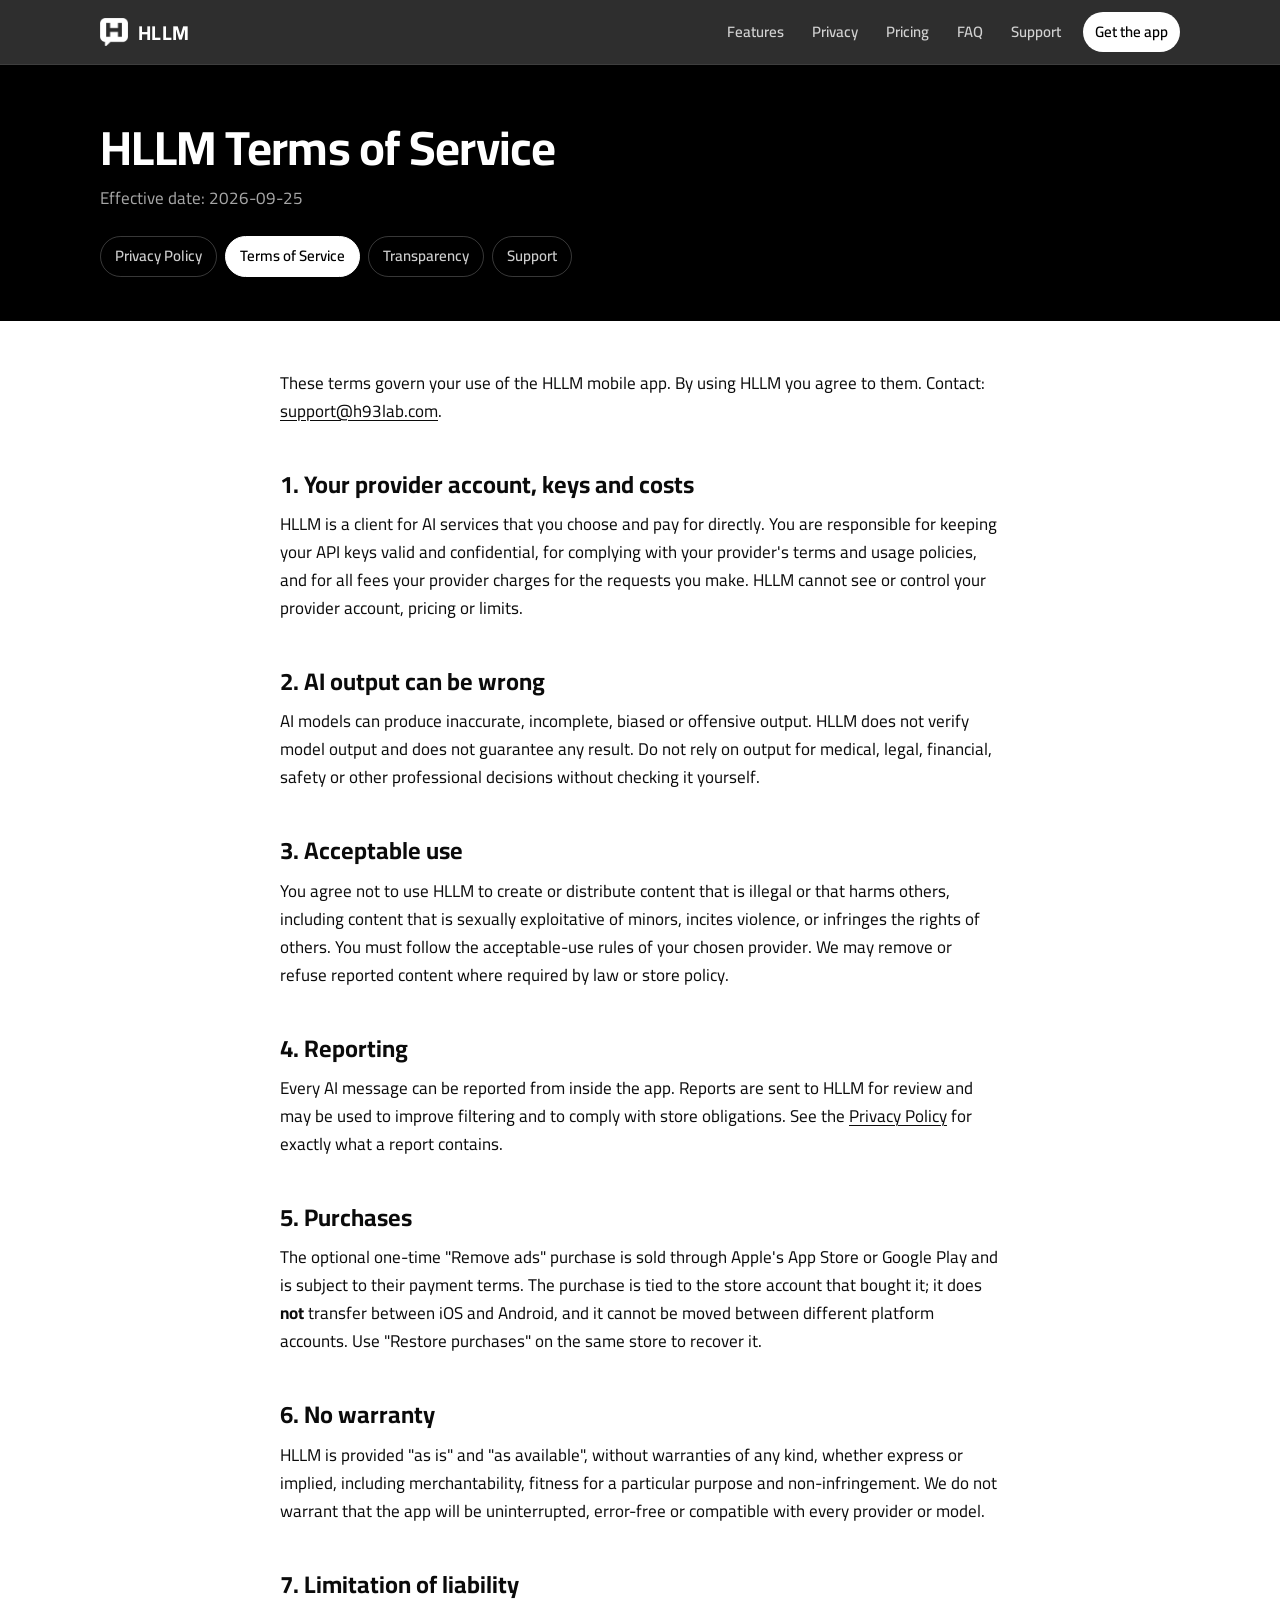
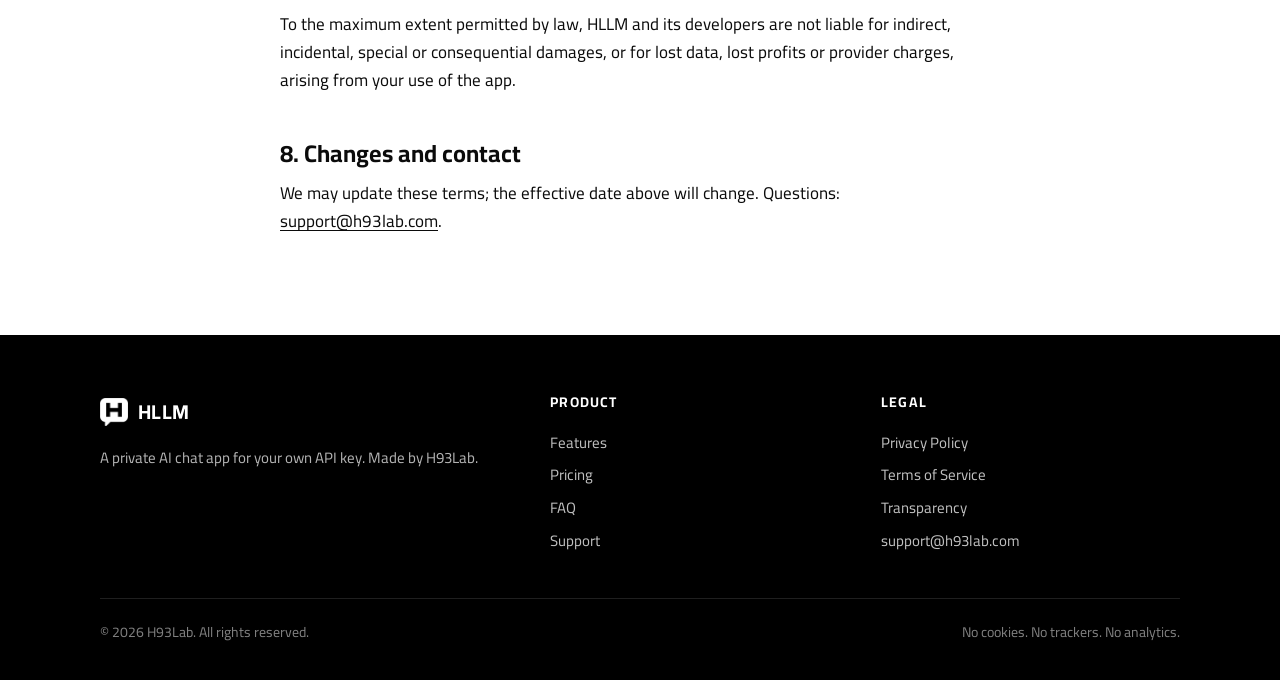
<file: terms.html>
<!doctype html>
<html lang="en">
  <head>
    <meta charset="utf-8" />
    <meta name="viewport" content="width=device-width, initial-scale=1" />
    <meta name="color-scheme" content="light dark" />
    <title>HLLM — Terms of Service</title>
    <link rel="canonical" href="https://hllm.h93lab.com/terms" />
    <link rel="icon" type="image/png" sizes="32x32" href="/assets/img/favicon-32.png" />
    <link rel="apple-touch-icon" href="/assets/img/apple-touch-icon.png" />
    <meta name="theme-color" content="#000000" />
    <meta property="og:title" content="HLLM — Terms of Service" />
    <meta property="og:image" content="https://hllm.h93lab.com/assets/img/og.png" />
    <link rel="stylesheet" href="/assets/css/site.css" />
  </head>
  <body>
    <a class="skip" href="#main">Skip to content</a>
    <header class="site-header">
      <div class="wrap">
        <a class="brand" href="/" aria-label="HLLM home">
          <img src="/assets/img/mark-white.png" alt="" width="28" height="28" />
          HLLM
        </a>
        <nav class="site-nav" aria-label="Main">
          <a class="hide-sm" href="/#features">Features</a>
          <a class="hide-sm" href="/#privacy">Privacy</a>
          <a class="hide-sm" href="/#pricing">Pricing</a>
          <a class="hide-sm" href="/#faq">FAQ</a>
          <a href="/support">Support</a>
          <a class="cta" href="/#download">Get the app</a>
        </nav>
      </div>
    </header>
    <main id="main">
      <div class="doc-hero">
        <div class="wrap">
          <h1>HLLM Terms of Service</h1>
          <p>Effective date: 2026-09-25</p>
          <nav class="doc-tabs" aria-label="Legal pages"><a href="/privacy">Privacy Policy</a><a href="/terms" aria-current="page">Terms of Service</a><a href="/transparency">Transparency</a><a href="/support">Support</a></nav>
        </div>
      </div>
      <article class="doc">
      <p>
        These terms govern your use of the HLLM mobile app. By using HLLM you agree to them.
        Contact: <a href="mailto:support@h93lab.com">support@h93lab.com</a>.
      </p>

      <h2>1. Your provider account, keys and costs</h2>
      <p>
        HLLM is a client for AI services that you choose and pay for directly. You are responsible
        for keeping your API keys valid and confidential, for complying with your provider's terms
        and usage policies, and for all fees your provider charges for the requests you make. HLLM
        cannot see or control your provider account, pricing or limits.
      </p>

      <h2>2. AI output can be wrong</h2>
      <p>
        AI models can produce inaccurate, incomplete, biased or offensive output. HLLM does not
        verify model output and does not guarantee any result. Do not rely on output for medical,
        legal, financial, safety or other professional decisions without checking it yourself.
      </p>

      <h2>3. Acceptable use</h2>
      <p>
        You agree not to use HLLM to create or distribute content that is illegal or that harms
        others, including content that is sexually exploitative of minors, incites violence, or
        infringes the rights of others. You must follow the acceptable-use rules of your chosen
        provider. We may remove or refuse reported content where required by law or store policy.
      </p>

      <h2>4. Reporting</h2>
      <p>
        Every AI message can be reported from inside the app. Reports are sent to HLLM for review
        and may be used to improve filtering and to comply with store obligations. See the
        <a href="/privacy.html">Privacy Policy</a> for exactly what a report contains.
      </p>

      <h2>5. Purchases</h2>
      <p>
        The optional one-time "Remove ads" purchase is sold through Apple's App Store or Google Play
        and is subject to their payment terms. The purchase is tied to the store account that bought
        it; it does <strong>not</strong> transfer between iOS and Android, and it cannot be moved
        between different platform accounts. Use "Restore purchases" on the same store to recover
        it.
      </p>

      <h2>6. No warranty</h2>
      <p>
        HLLM is provided "as is" and "as available", without warranties of any kind, whether express
        or implied, including merchantability, fitness for a particular purpose and
        non-infringement. We do not warrant that the app will be uninterrupted, error-free or
        compatible with every provider or model.
      </p>

      <h2>7. Limitation of liability</h2>
      <p>
        To the maximum extent permitted by law, HLLM and its developers are not liable for indirect,
        incidental, special or consequential damages, or for lost data, lost profits or provider
        charges, arising from your use of the app.
      </p>

      <h2>8. Changes and contact</h2>
      <p>
        We may update these terms; the effective date above will change. Questions:
        <a href="mailto:support@h93lab.com">support@h93lab.com</a>.
      </p>
    
      </article>
    </main>
    <footer class="site-footer">
      <div class="wrap">
        <div class="cols">
          <div>
            <a class="brand" href="/"><img src="/assets/img/mark-white.png" alt="" width="28" height="28" />HLLM</a>
            <p style="margin-top: 12px; max-width: 26rem">
              A private AI chat app for your own API key. Made by H93Lab.
            </p>
          </div>
          <div>
            <h4>Product</h4>
            <a href="/#features">Features</a>
            <a href="/#pricing">Pricing</a>
            <a href="/#faq">FAQ</a>
            <a href="/support">Support</a>
          </div>
          <div>
            <h4>Legal</h4>
            <a href="/privacy">Privacy Policy</a>
            <a href="/terms">Terms of Service</a>
            <a href="/transparency">Transparency</a>
            <a href="mailto:support@h93lab.com">support@h93lab.com</a>
          </div>
        </div>
        <div class="legal">
          <span>© 2026 H93Lab. All rights reserved.</span>
          <span>No cookies. No trackers. No analytics.</span>
        </div>
      </div>
    </footer>
  </body>
</html>
</file>
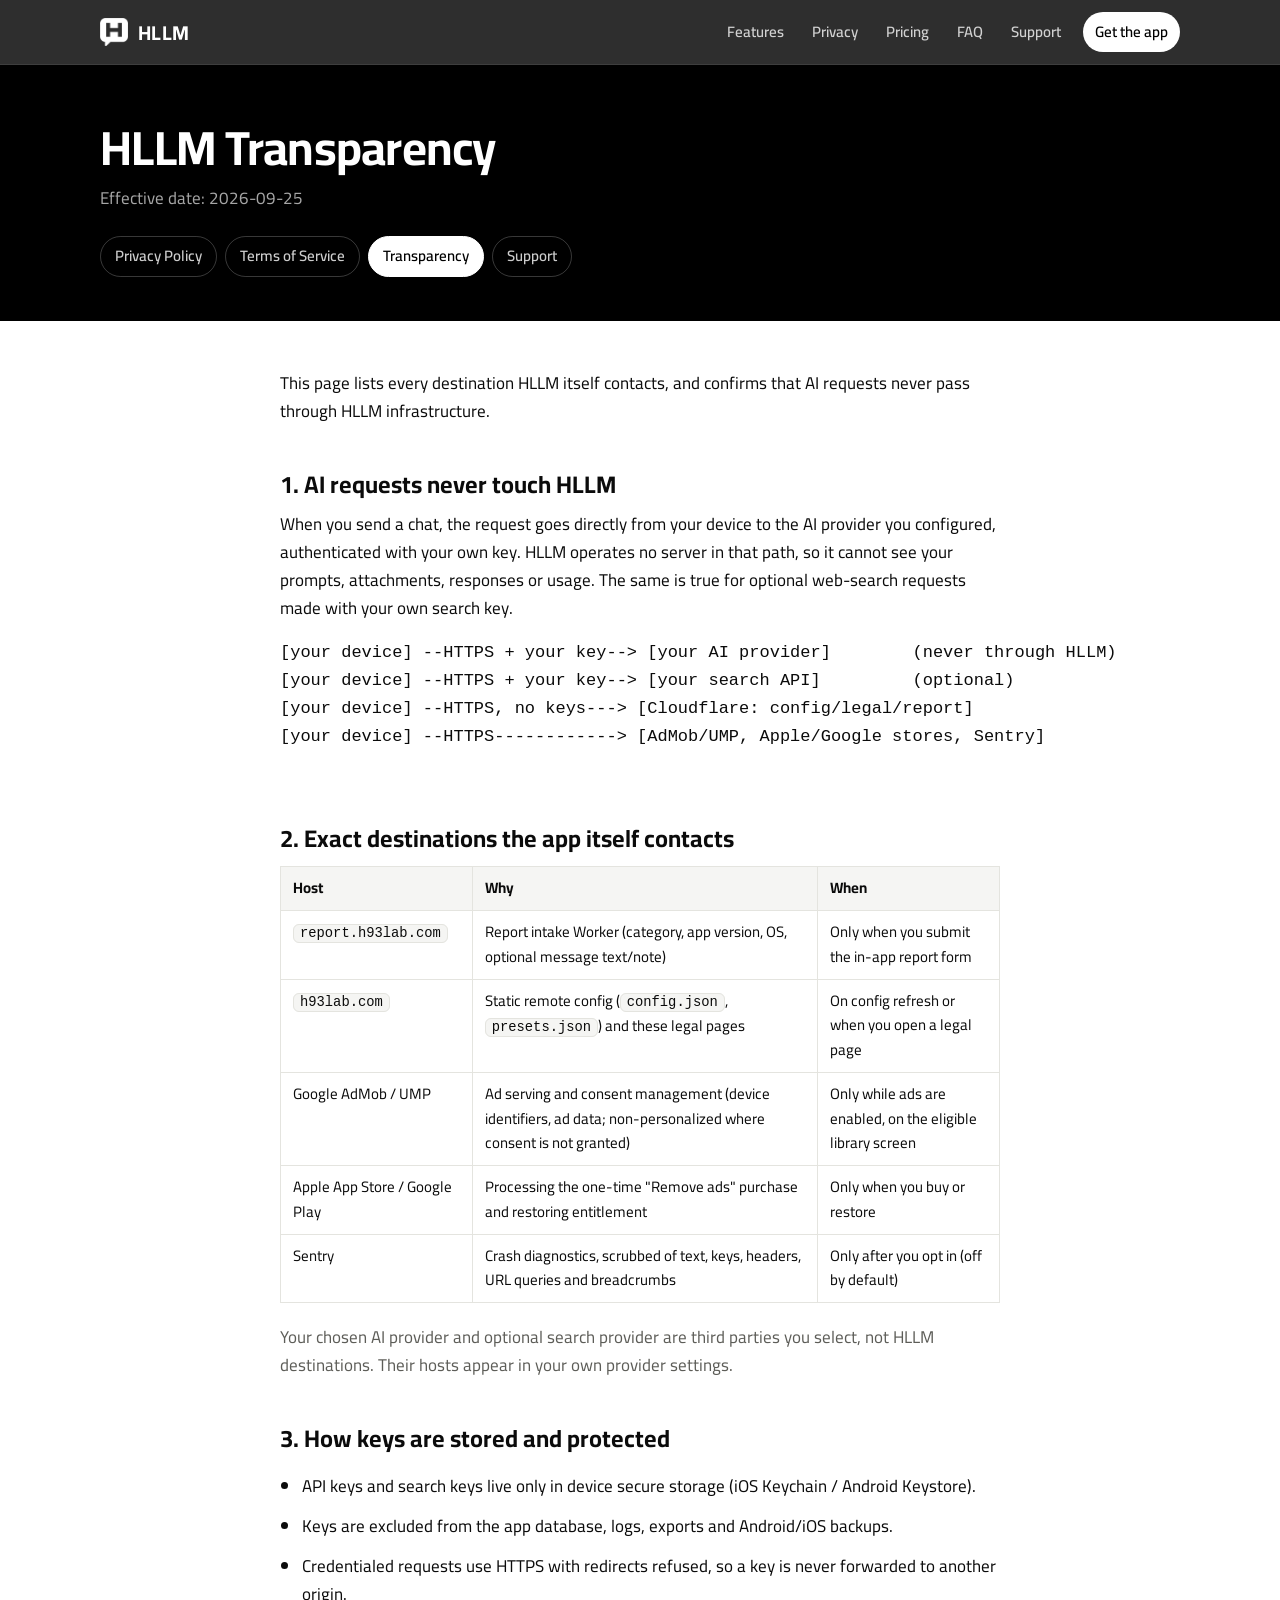
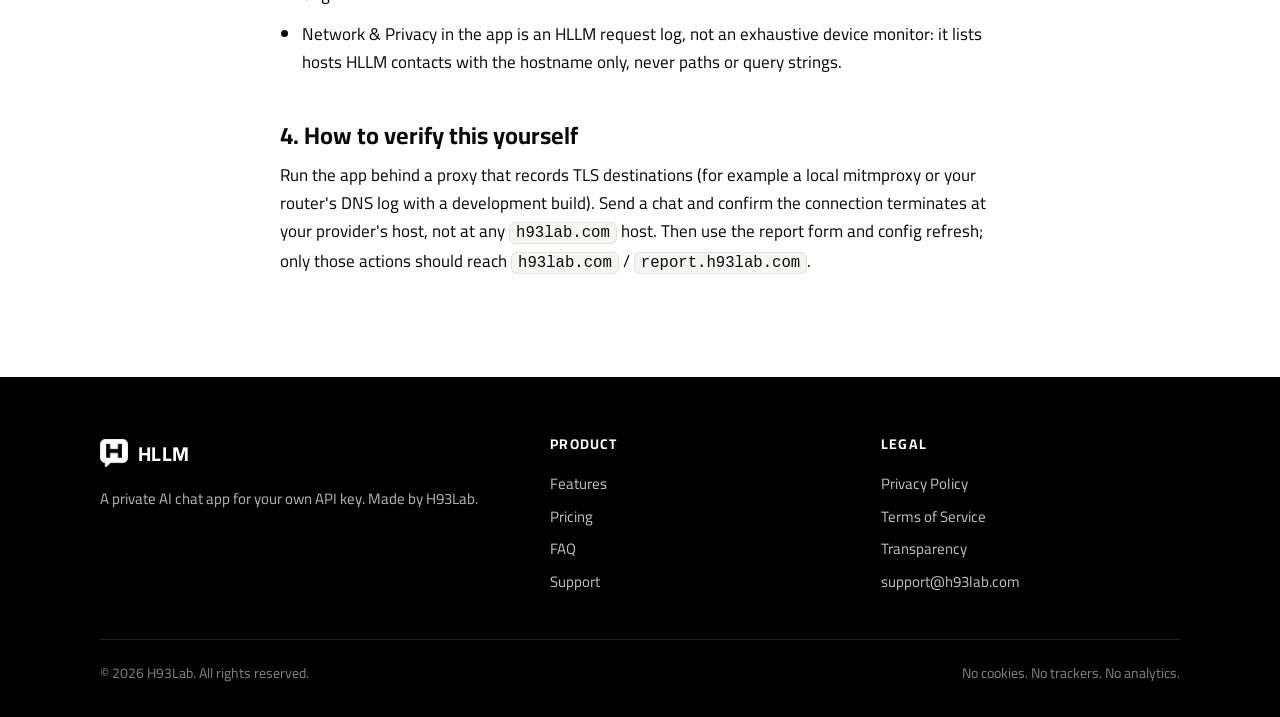
<file: transparency.html>
<!doctype html>
<html lang="en">
  <head>
    <meta charset="utf-8" />
    <meta name="viewport" content="width=device-width, initial-scale=1" />
    <meta name="color-scheme" content="light dark" />
    <title>HLLM — Transparency</title>
    <link rel="canonical" href="https://hllm.h93lab.com/transparency" />
    <link rel="icon" type="image/png" sizes="32x32" href="/assets/img/favicon-32.png" />
    <link rel="apple-touch-icon" href="/assets/img/apple-touch-icon.png" />
    <meta name="theme-color" content="#000000" />
    <meta property="og:title" content="HLLM — Transparency" />
    <meta property="og:image" content="https://hllm.h93lab.com/assets/img/og.png" />
    <link rel="stylesheet" href="/assets/css/site.css" />
  </head>
  <body>
    <a class="skip" href="#main">Skip to content</a>
    <header class="site-header">
      <div class="wrap">
        <a class="brand" href="/" aria-label="HLLM home">
          <img src="/assets/img/mark-white.png" alt="" width="28" height="28" />
          HLLM
        </a>
        <nav class="site-nav" aria-label="Main">
          <a class="hide-sm" href="/#features">Features</a>
          <a class="hide-sm" href="/#privacy">Privacy</a>
          <a class="hide-sm" href="/#pricing">Pricing</a>
          <a class="hide-sm" href="/#faq">FAQ</a>
          <a href="/support">Support</a>
          <a class="cta" href="/#download">Get the app</a>
        </nav>
      </div>
    </header>
    <main id="main">
      <div class="doc-hero">
        <div class="wrap">
          <h1>HLLM Transparency</h1>
          <p>Effective date: 2026-09-25</p>
          <nav class="doc-tabs" aria-label="Legal pages"><a href="/privacy">Privacy Policy</a><a href="/terms">Terms of Service</a><a href="/transparency" aria-current="page">Transparency</a><a href="/support">Support</a></nav>
        </div>
      </div>
      <article class="doc">
      <p>
        This page lists every destination HLLM itself contacts, and confirms that AI requests never
        pass through HLLM infrastructure.
      </p>

      <h2>1. AI requests never touch HLLM</h2>
      <p>
        When you send a chat, the request goes directly from your device to the AI provider you
        configured, authenticated with your own key. HLLM operates no server in that path, so it
        cannot see your prompts, attachments, responses or usage. The same is true for optional
        web-search requests made with your own search key.
      </p>
      <pre>
[your device] --HTTPS + your key--> [your AI provider]        (never through HLLM)
[your device] --HTTPS + your key--> [your search API]         (optional)
[your device] --HTTPS, no keys---> [Cloudflare: config/legal/report]
[your device] --HTTPS------------> [AdMob/UMP, Apple/Google stores, Sentry]
      </pre>

      <h2>2. Exact destinations the app itself contacts</h2>
      <table>
        <thead>
          <tr>
            <th scope="col">Host</th>
            <th scope="col">Why</th>
            <th scope="col">When</th>
          </tr>
        </thead>
        <tbody>
          <tr>
            <td><code>report.h93lab.com</code></td>
            <td>Report intake Worker (category, app version, OS, optional message text/note)</td>
            <td>Only when you submit the in-app report form</td>
          </tr>
          <tr>
            <td><code>h93lab.com</code></td>
            <td>
              Static remote config (<code>config.json</code>, <code>presets.json</code>) and these
              legal pages
            </td>
            <td>On config refresh or when you open a legal page</td>
          </tr>
          <tr>
            <td>Google AdMob / UMP</td>
            <td>
              Ad serving and consent management (device identifiers, ad data; non-personalized where
              consent is not granted)
            </td>
            <td>Only while ads are enabled, on the eligible library screen</td>
          </tr>
          <tr>
            <td>Apple App Store / Google Play</td>
            <td>Processing the one-time "Remove ads" purchase and restoring entitlement</td>
            <td>Only when you buy or restore</td>
          </tr>
          <tr>
            <td>Sentry</td>
            <td>Crash diagnostics, scrubbed of text, keys, headers, URL queries and breadcrumbs</td>
            <td>Only after you opt in (off by default)</td>
          </tr>
        </tbody>
      </table>
      <p class="muted">
        Your chosen AI provider and optional search provider are third parties you select, not HLLM
        destinations. Their hosts appear in your own provider settings.
      </p>

      <h2>3. How keys are stored and protected</h2>
      <ul>
        <li>
          API keys and search keys live only in device secure storage (iOS Keychain / Android
          Keystore).
        </li>
        <li>Keys are excluded from the app database, logs, exports and Android/iOS backups.</li>
        <li>
          Credentialed requests use HTTPS with redirects refused, so a key is never forwarded to
          another origin.
        </li>
        <li>
          Network &amp; Privacy in the app is an HLLM request log, not an exhaustive device monitor:
          it lists hosts HLLM contacts with the hostname only, never paths or query strings.
        </li>
      </ul>

      <h2>4. How to verify this yourself</h2>
      <p>
        Run the app behind a proxy that records TLS destinations (for example a local mitmproxy or
        your router's DNS log with a development build). Send a chat and confirm the connection
        terminates at your provider's host, not at any <code>h93lab.com</code> host. Then use the
        report form and config refresh; only those actions should reach <code>h93lab.com</code> /
        <code>report.h93lab.com</code>.
      </p>
    
      </article>
    </main>
    <footer class="site-footer">
      <div class="wrap">
        <div class="cols">
          <div>
            <a class="brand" href="/"><img src="/assets/img/mark-white.png" alt="" width="28" height="28" />HLLM</a>
            <p style="margin-top: 12px; max-width: 26rem">
              A private AI chat app for your own API key. Made by H93Lab.
            </p>
          </div>
          <div>
            <h4>Product</h4>
            <a href="/#features">Features</a>
            <a href="/#pricing">Pricing</a>
            <a href="/#faq">FAQ</a>
            <a href="/support">Support</a>
          </div>
          <div>
            <h4>Legal</h4>
            <a href="/privacy">Privacy Policy</a>
            <a href="/terms">Terms of Service</a>
            <a href="/transparency">Transparency</a>
            <a href="mailto:support@h93lab.com">support@h93lab.com</a>
          </div>
        </div>
        <div class="legal">
          <span>© 2026 H93Lab. All rights reserved.</span>
          <span>No cookies. No trackers. No analytics.</span>
        </div>
      </div>
    </footer>
  </body>
</html>
</file>
<file: assets/css/site.css>
/* HLLM site — monochrome brand, Cairo self-hosted, no third-party requests. */
@font-face {
  font-family: 'Cairo';
  src: url('/assets/fonts/cairo-400.ttf') format('truetype');
  font-weight: 400;
  font-display: swap;
}
@font-face {
  font-family: 'Cairo';
  src: url('/assets/fonts/cairo-600.ttf') format('truetype');
  font-weight: 600;
  font-display: swap;
}
@font-face {
  font-family: 'Cairo';
  src: url('/assets/fonts/cairo-700.ttf') format('truetype');
  font-weight: 700;
  font-display: swap;
}

:root {
  color-scheme: light dark;
  --bg: #ffffff;
  --bg-soft: #f5f5f3;
  --surface: #ffffff;
  --text: #0b0b0b;
  --muted: #5d5d58;
  --border: #e4e4df;
  --ink: #000000;
  --on-ink: #ffffff;
  --radius: 20px;
  --max: 1120px;
  --font: 'Cairo', system-ui, -apple-system, 'Segoe UI', Roboto, sans-serif;
}
@media (prefers-color-scheme: dark) {
  :root {
    --bg: #000000;
    --bg-soft: #0b0b0b;
    --surface: #111111;
    --text: #f3f3f0;
    --muted: #a1a19b;
    --border: #232323;
  }
}

*,
*::before,
*::after {
  box-sizing: border-box;
}
html {
  scroll-behavior: smooth;
  -webkit-text-size-adjust: 100%;
}
body {
  margin: 0;
  background: var(--bg);
  color: var(--text);
  font-family: var(--font);
  font-size: 17px;
  line-height: 1.65;
  -webkit-font-smoothing: antialiased;
}
img {
  max-width: 100%;
  display: block;
}
a {
  color: inherit;
}
.wrap {
  max-width: var(--max);
  margin: 0 auto;
  padding: 0 20px;
}
.skip {
  position: absolute;
  left: -999px;
}
.skip:focus {
  left: 16px;
  top: 12px;
  z-index: 100;
  background: var(--ink);
  color: var(--on-ink);
  padding: 8px 14px;
  border-radius: 10px;
}

/* Header */
.site-header {
  position: sticky;
  top: 0;
  z-index: 50;
  background: rgba(0, 0, 0, 0.82);
  -webkit-backdrop-filter: saturate(160%) blur(14px);
  backdrop-filter: saturate(160%) blur(14px);
  border-bottom: 1px solid rgba(255, 255, 255, 0.08);
  color: #fff;
}
.site-header .wrap {
  display: flex;
  align-items: center;
  gap: 16px;
  height: 64px;
}
.brand {
  display: inline-flex;
  align-items: center;
  gap: 10px;
  font-weight: 700;
  font-size: 20px;
  letter-spacing: 0.02em;
  text-decoration: none;
  color: #fff;
}
.brand img {
  width: 28px;
  height: auto;
}
.site-nav {
  margin-inline-start: auto;
  display: flex;
  align-items: center;
  gap: 4px;
}
.site-nav a {
  text-decoration: none;
  color: rgba(255, 255, 255, 0.78);
  font-size: 15px;
  font-weight: 600;
  padding: 8px 12px;
  border-radius: 999px;
}
.site-nav a:hover,
.site-nav a[aria-current='page'] {
  color: #fff;
  background: rgba(255, 255, 255, 0.1);
}
.site-nav .cta {
  background: #fff;
  color: #000;
  margin-inline-start: 6px;
}
.site-nav .cta:hover {
  background: #e9e9e6;
  color: #000;
}
@media (max-width: 760px) {
  .site-nav .hide-sm {
    display: none;
  }
}

/* Buttons */
.btn {
  display: inline-flex;
  align-items: center;
  justify-content: center;
  gap: 10px;
  min-height: 52px;
  padding: 0 22px;
  border-radius: 14px;
  font-weight: 700;
  font-size: 16px;
  text-decoration: none;
  border: 1px solid transparent;
  transition: transform 0.15s ease, background 0.15s ease;
}
.btn:hover {
  transform: translateY(-1px);
}
.btn-light {
  background: #fff;
  color: #000;
}
.btn-ghost {
  border-color: rgba(255, 255, 255, 0.28);
  color: #fff;
}
.btn small {
  display: block;
  font-weight: 600;
  font-size: 11px;
  opacity: 0.7;
  line-height: 1.1;
}
.btn .lbl {
  display: flex;
  flex-direction: column;
  align-items: flex-start;
  line-height: 1.15;
}
.btn svg {
  width: 22px;
  height: 22px;
  flex: none;
}
.store-buttons {
  display: flex;
  flex-wrap: wrap;
  gap: 12px;
}
.store[aria-disabled='true'] {
  cursor: default;
}
.store[aria-disabled='true']:hover {
  transform: none;
}

/* Hero */
.hero {
  background: #000;
  color: #fff;
  overflow: hidden;
  position: relative;
}
.hero::before {
  content: '';
  position: absolute;
  inset: -40% -10% auto auto;
  width: 900px;
  height: 900px;
  background: radial-gradient(closest-side, rgba(255, 255, 255, 0.1), transparent 70%);
  pointer-events: none;
}
.hero .wrap {
  display: grid;
  grid-template-columns: 1.1fr 0.9fr;
  gap: 48px;
  align-items: center;
  padding-top: 72px;
  padding-bottom: 72px;
  position: relative;
}
.eyebrow {
  display: inline-flex;
  align-items: center;
  gap: 8px;
  font-size: 13px;
  font-weight: 700;
  letter-spacing: 0.08em;
  text-transform: uppercase;
  color: rgba(255, 255, 255, 0.7);
  border: 1px solid rgba(255, 255, 255, 0.2);
  border-radius: 999px;
  padding: 6px 12px;
}
.hero h1 {
  font-size: clamp(40px, 6vw, 68px);
  line-height: 1.05;
  letter-spacing: -0.02em;
  margin: 20px 0 16px;
  font-weight: 700;
}
.hero .lead {
  font-size: clamp(18px, 2.1vw, 21px);
  color: rgba(255, 255, 255, 0.75);
  max-width: 34rem;
  margin: 0 0 32px;
}
.hero-note {
  margin-top: 16px;
  font-size: 14px;
  color: rgba(255, 255, 255, 0.55);
}
.phone {
  width: min(320px, 78vw);
  margin-inline: auto;
  border-radius: 44px;
  padding: 10px;
  background: linear-gradient(160deg, #2a2a2a, #0d0d0d);
  box-shadow:
    0 0 0 1px rgba(255, 255, 255, 0.12),
    0 40px 80px rgba(0, 0, 0, 0.6);
}
.phone img {
  border-radius: 34px;
  width: 100%;
  height: auto;
}
@media (max-width: 860px) {
  .hero .wrap {
    grid-template-columns: 1fr;
    padding-top: 48px;
    text-align: start;
  }
}

/* Sections */
section {
  padding: 88px 0;
}
.section-soft {
  background: var(--bg-soft);
}
.section-ink {
  background: #000;
  color: #fff;
}
.kicker {
  font-size: 13px;
  font-weight: 700;
  letter-spacing: 0.1em;
  text-transform: uppercase;
  color: var(--muted);
  margin: 0 0 10px;
}
.section-ink .kicker {
  color: rgba(255, 255, 255, 0.6);
}
h2.title {
  font-size: clamp(30px, 4vw, 44px);
  line-height: 1.12;
  letter-spacing: -0.015em;
  margin: 0 0 14px;
  font-weight: 700;
}
.sub {
  color: var(--muted);
  font-size: 19px;
  max-width: 40rem;
  margin: 0 0 44px;
}
.section-ink .sub {
  color: rgba(255, 255, 255, 0.7);
}

.grid {
  display: grid;
  gap: 18px;
}
.grid-3 {
  grid-template-columns: repeat(3, 1fr);
}
.grid-2 {
  grid-template-columns: repeat(2, 1fr);
}
@media (max-width: 900px) {
  .grid-3 {
    grid-template-columns: 1fr 1fr;
  }
}
@media (max-width: 620px) {
  .grid-3,
  .grid-2 {
    grid-template-columns: 1fr;
  }
}
.card {
  background: var(--surface);
  border: 1px solid var(--border);
  border-radius: var(--radius);
  padding: 26px;
}
.section-ink .card {
  background: #0d0d0d;
  border-color: #222;
}
.card h3 {
  margin: 14px 0 6px;
  font-size: 20px;
  line-height: 1.3;
}
.card p {
  margin: 0;
  color: var(--muted);
}
.section-ink .card p {
  color: rgba(255, 255, 255, 0.68);
}
.icon {
  width: 44px;
  height: 44px;
  border-radius: 12px;
  display: grid;
  place-items: center;
  background: var(--ink);
  color: var(--on-ink);
}
.section-ink .icon {
  background: #fff;
  color: #000;
}
@media (prefers-color-scheme: dark) {
  .icon {
    background: #fff;
    color: #000;
  }
}
.icon svg {
  width: 22px;
  height: 22px;
}

/* Screens strip */
.screens {
  display: grid;
  grid-auto-flow: column;
  grid-auto-columns: minmax(220px, 260px);
  gap: 22px;
  overflow-x: auto;
  scroll-snap-type: x mandatory;
  padding: 6px 20px 26px;
  margin: 0 -20px;
  scrollbar-width: thin;
}
.screens figure {
  margin: 0;
  scroll-snap-align: start;
}
.screens .phone {
  width: 100%;
  border-radius: 36px;
  padding: 8px;
  box-shadow:
    0 0 0 1px var(--border),
    0 20px 40px rgba(0, 0, 0, 0.12);
}
.screens .phone img {
  border-radius: 28px;
}
.screens figcaption {
  text-align: center;
  font-weight: 600;
  margin-top: 14px;
  color: var(--muted);
  font-size: 15px;
}

/* Providers */
.chips {
  display: flex;
  flex-wrap: wrap;
  gap: 10px;
}
.chip {
  border: 1px solid var(--border);
  background: var(--surface);
  border-radius: 999px;
  padding: 8px 16px;
  font-weight: 600;
  font-size: 15px;
}

/* Pricing */
.price {
  font-size: 44px;
  font-weight: 700;
  line-height: 1;
  margin: 18px 0 4px;
}
.price small {
  font-size: 16px;
  font-weight: 600;
  color: var(--muted);
}
.plan.featured {
  background: #000;
  color: #fff;
  border-color: #000;
}
@media (prefers-color-scheme: dark) {
  .plan.featured {
    background: #fff;
    color: #000;
    border-color: #fff;
  }
  .plan.featured .price small,
  .plan.featured li {
    color: #333 !important;
  }
}
.plan.featured .price small,
.plan.featured li {
  color: rgba(255, 255, 255, 0.75);
}
.plan ul {
  list-style: none;
  padding: 0;
  margin: 20px 0 0;
}
.plan li {
  padding: 7px 0 7px 30px;
  position: relative;
  color: var(--muted);
}
.plan li::before {
  content: '';
  position: absolute;
  left: 2px;
  top: 14px;
  width: 14px;
  height: 8px;
  border-left: 2.5px solid currentColor;
  border-bottom: 2.5px solid currentColor;
  transform: rotate(-45deg);
}
.tag {
  display: inline-block;
  font-size: 12px;
  font-weight: 700;
  letter-spacing: 0.06em;
  text-transform: uppercase;
  padding: 3px 10px;
  border-radius: 999px;
  border: 1px solid currentColor;
  opacity: 0.8;
}

/* FAQ */
.faq details {
  border-bottom: 1px solid var(--border);
  padding: 18px 0;
}
.faq summary {
  cursor: pointer;
  list-style: none;
  font-weight: 700;
  font-size: 19px;
  display: flex;
  justify-content: space-between;
  gap: 16px;
}
.faq summary::-webkit-details-marker {
  display: none;
}
.faq summary::after {
  content: '+';
  font-size: 24px;
  line-height: 1;
  color: var(--muted);
}
.faq details[open] summary::after {
  content: '–';
}
.faq details p {
  color: var(--muted);
  margin: 12px 0 0;
  max-width: 46rem;
}

/* CTA band */
.cta-band {
  text-align: center;
}
.cta-band img {
  width: 72px;
  margin: 0 auto 22px;
}
.cta-band .store-buttons {
  justify-content: center;
}

/* Footer */
.site-footer {
  background: #000;
  color: rgba(255, 255, 255, 0.7);
  padding: 56px 0 36px;
  font-size: 15px;
}
.site-footer .cols {
  display: grid;
  grid-template-columns: 1.4fr 1fr 1fr;
  gap: 32px;
}
@media (max-width: 700px) {
  .site-footer .cols {
    grid-template-columns: 1fr;
  }
}
.site-footer h4 {
  color: #fff;
  font-size: 14px;
  letter-spacing: 0.08em;
  text-transform: uppercase;
  margin: 0 0 12px;
}
.site-footer a {
  color: rgba(255, 255, 255, 0.75);
  text-decoration: none;
  display: block;
  padding: 4px 0;
}
.site-footer a:hover {
  color: #fff;
}
.site-footer .legal {
  border-top: 1px solid #1f1f1f;
  margin-top: 40px;
  padding-top: 22px;
  display: flex;
  flex-wrap: wrap;
  justify-content: space-between;
  gap: 12px;
  font-size: 14px;
  color: rgba(255, 255, 255, 0.5);
}

/* Document pages (privacy, terms, support, transparency) */
.doc-hero {
  background: #000;
  color: #fff;
  padding: 56px 0 44px;
}
.doc-hero h1 {
  font-size: clamp(32px, 5vw, 48px);
  line-height: 1.1;
  margin: 0 0 10px;
  letter-spacing: -0.015em;
}
.doc-hero p {
  margin: 0;
  color: rgba(255, 255, 255, 0.65);
}
.doc-tabs {
  display: flex;
  flex-wrap: wrap;
  gap: 8px;
  margin-top: 24px;
}
.doc-tabs a {
  text-decoration: none;
  font-weight: 600;
  font-size: 15px;
  padding: 7px 14px;
  border-radius: 999px;
  border: 1px solid rgba(255, 255, 255, 0.22);
  color: rgba(255, 255, 255, 0.8);
}
.doc-tabs a[aria-current='page'] {
  background: #fff;
  color: #000;
  border-color: #fff;
}
.doc {
  max-width: 760px;
  margin: 0 auto;
  padding: 48px 20px 88px;
}
.doc h2 {
  font-size: 24px;
  line-height: 1.3;
  margin: 44px 0 10px;
}
.doc h3 {
  font-size: 19px;
  margin: 28px 0 6px;
}
.doc p,
.doc li {
  margin: 0 0 12px;
}
.doc ul,
.doc ol {
  padding-inline-start: 22px;
}
.doc a {
  text-decoration-thickness: 1px;
  text-underline-offset: 3px;
}
.doc code {
  background: var(--bg-soft);
  border: 1px solid var(--border);
  border-radius: 6px;
  padding: 1px 6px;
  font-size: 0.92em;
}
.doc table {
  width: 100%;
  border-collapse: collapse;
  margin: 12px 0 20px;
  font-size: 15px;
  display: block;
  overflow-x: auto;
}
.doc th,
.doc td {
  border: 1px solid var(--border);
  padding: 9px 12px;
  text-align: start;
  vertical-align: top;
}
.doc th {
  background: var(--bg-soft);
}
.muted {
  color: var(--muted);
}

:focus-visible {
  outline: 2px solid currentColor;
  outline-offset: 3px;
}
@media (prefers-reduced-motion: reduce) {
  html {
    scroll-behavior: auto;
  }
  .btn {
    transition: none;
  }
}

/* Fixes: footer brand stays inline; anchors clear the sticky header. */
.site-footer a.brand {
  display: inline-flex;
  color: #fff;
}
section,
[id] {
  scroll-margin-top: 76px;
}
</file>
